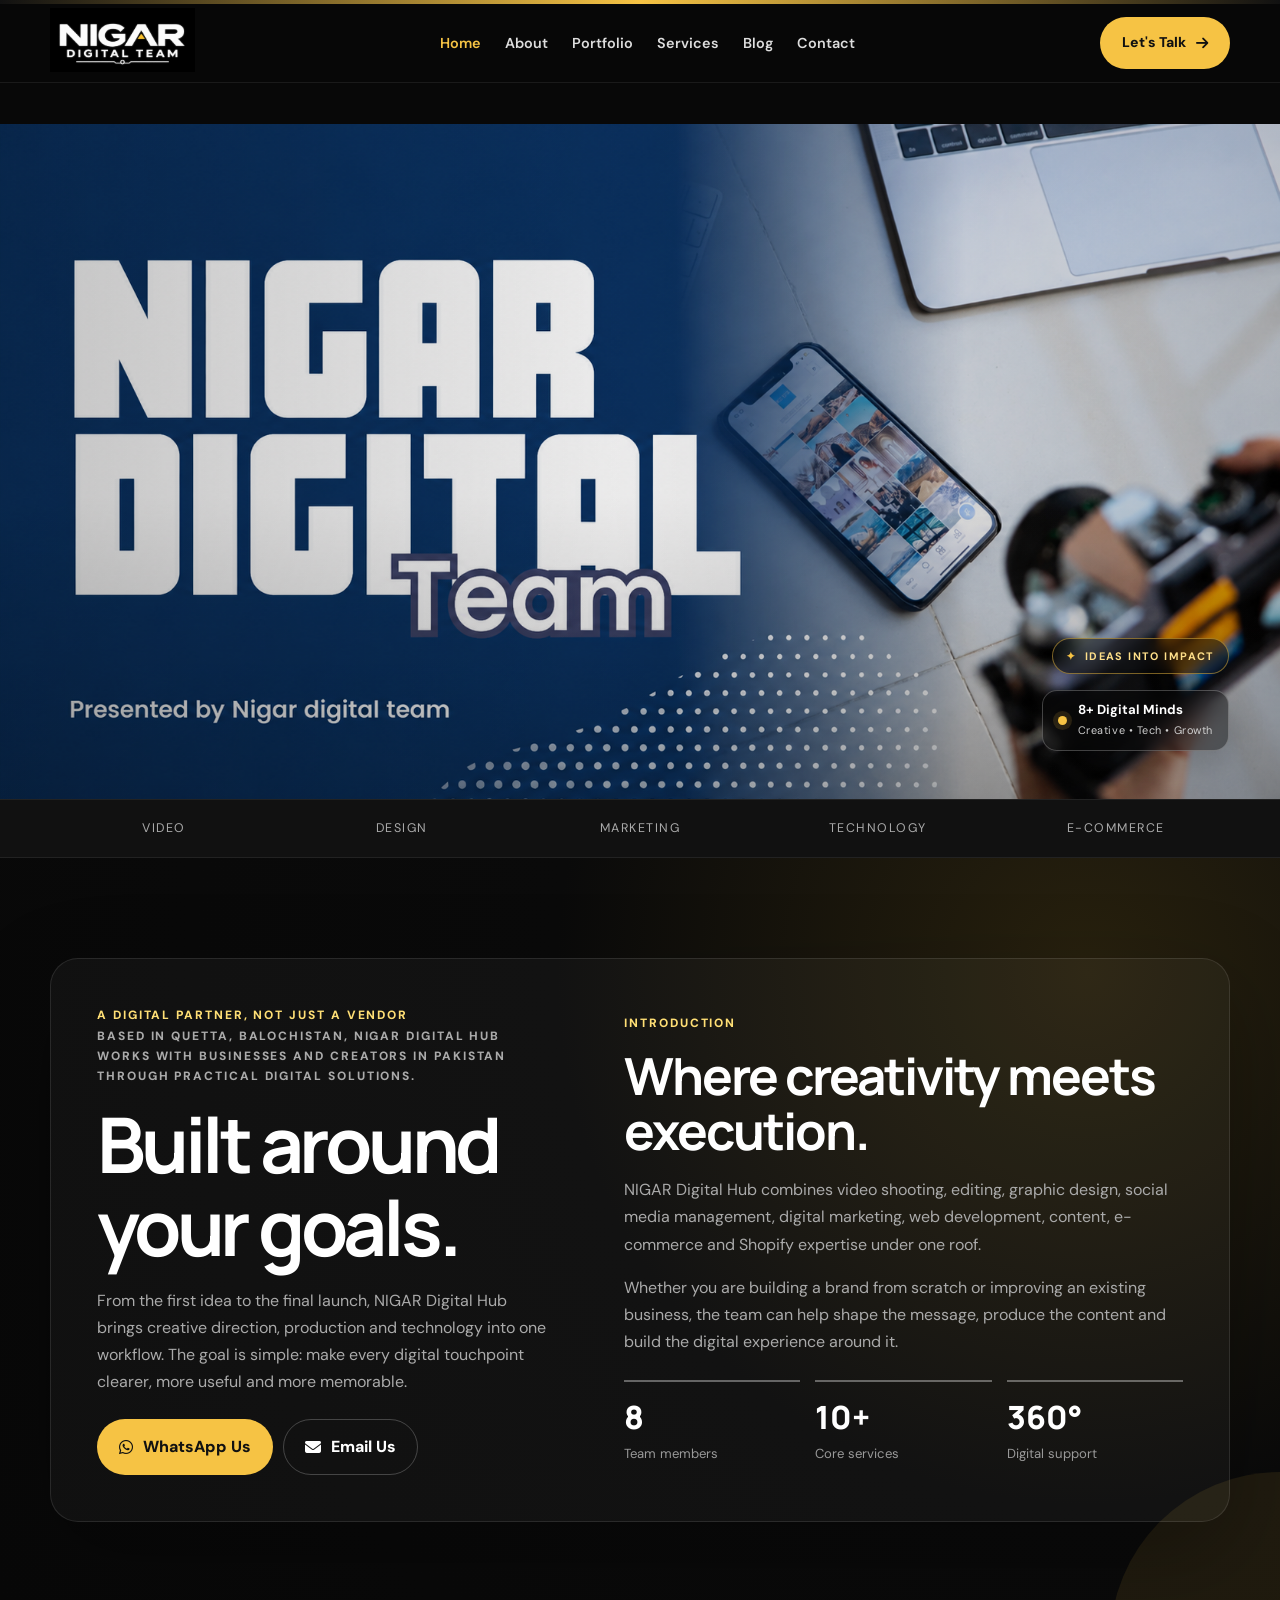
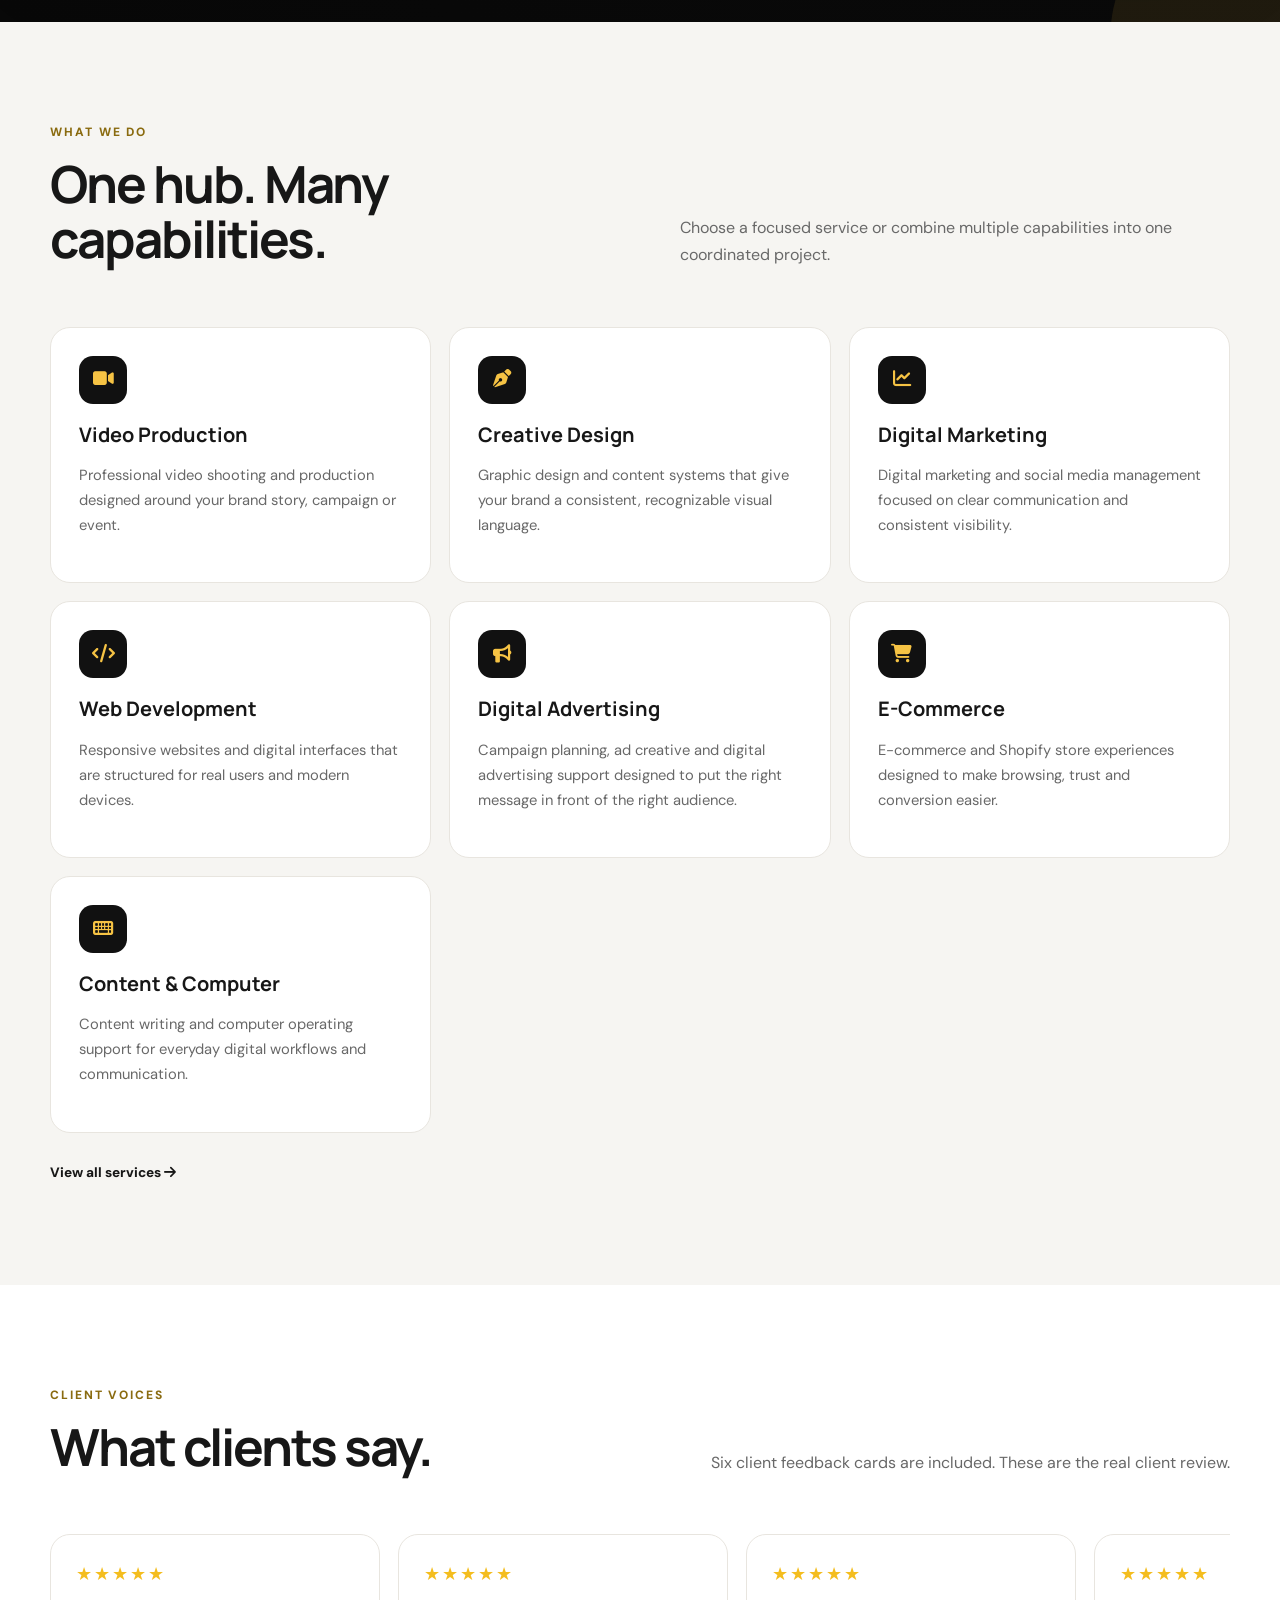
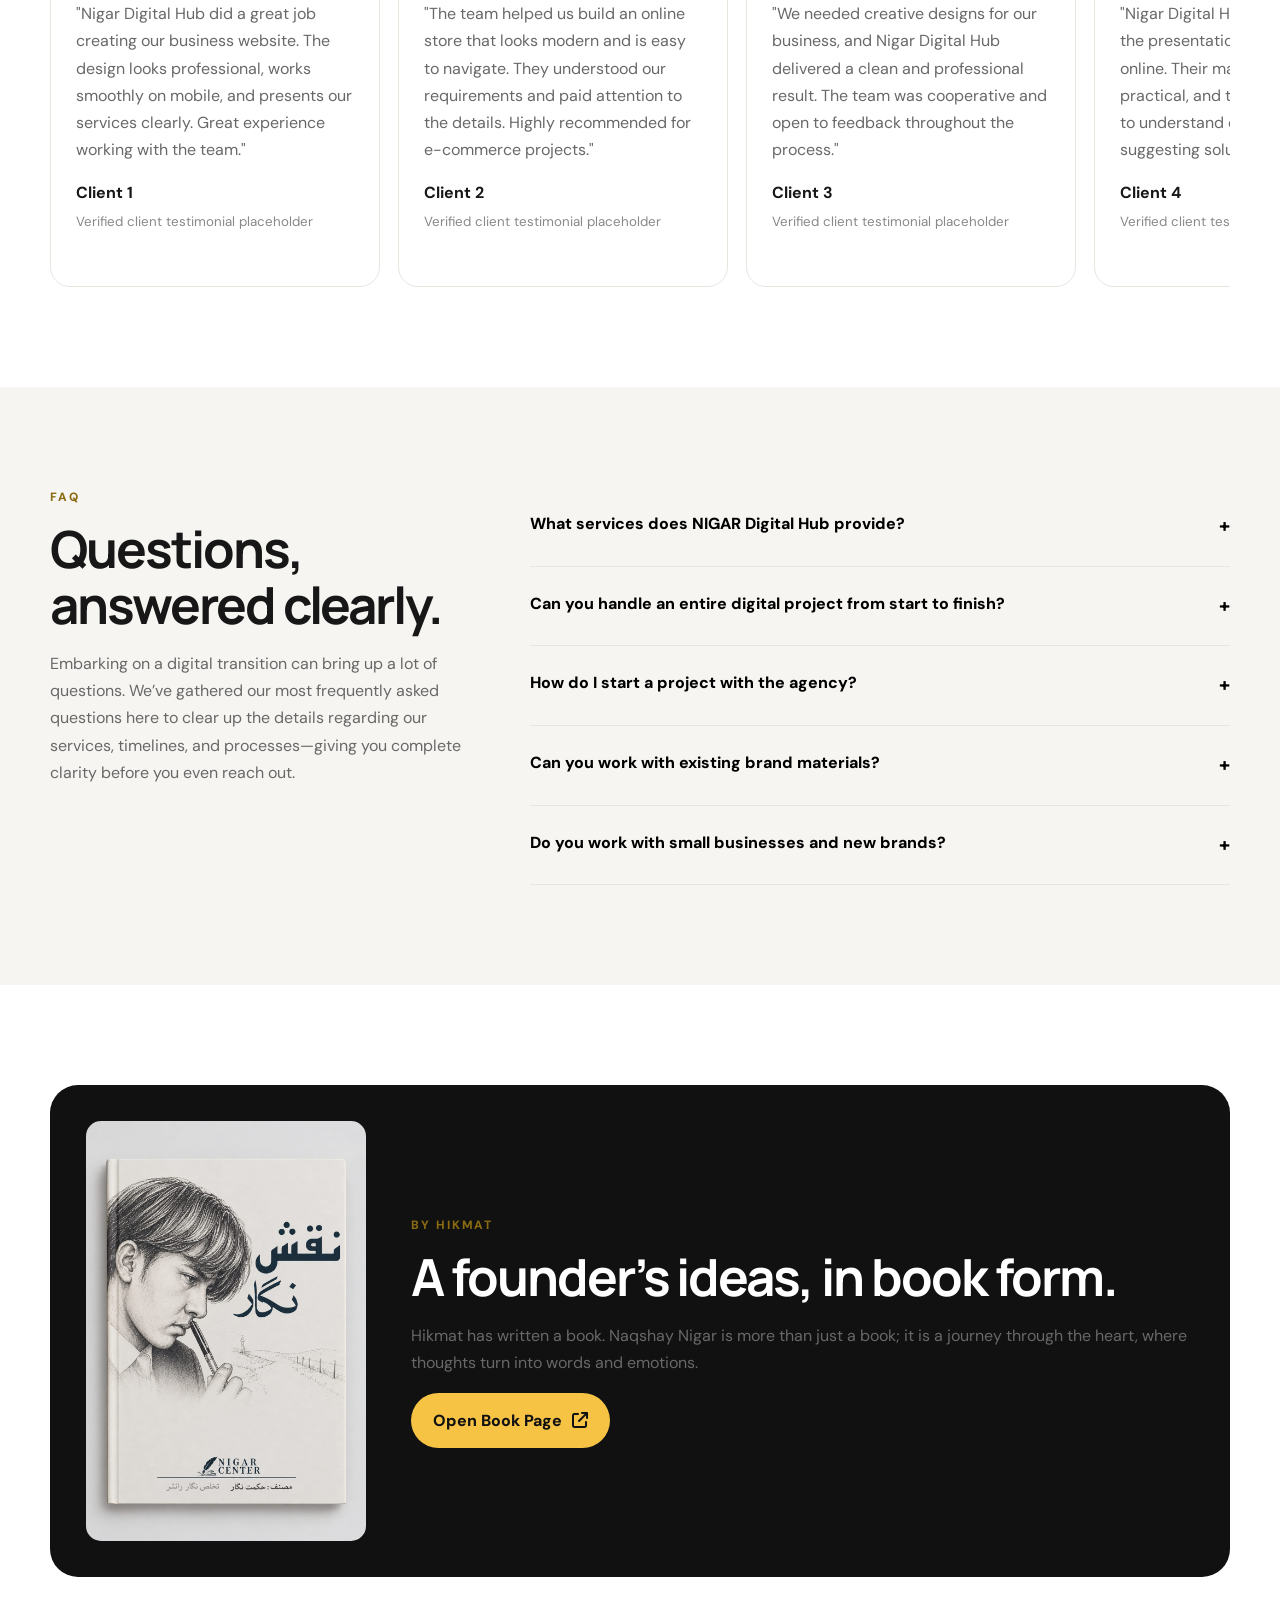
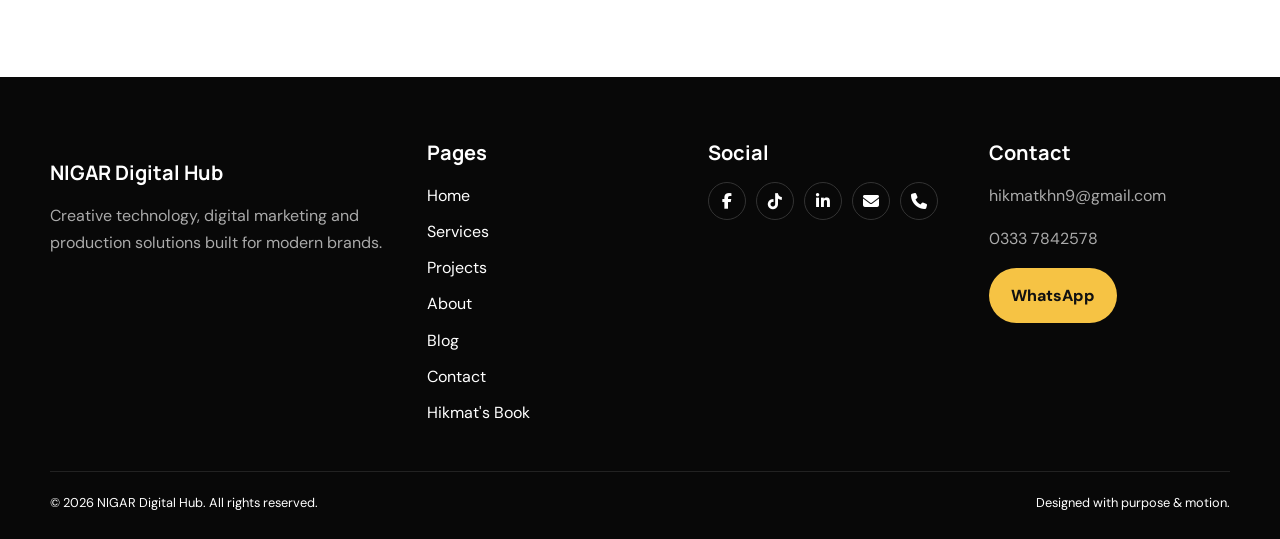
<file: index.html>
<!DOCTYPE html>

<html lang="en">

<head>
  <meta charset="utf-8" />
  <meta content="width=device-width, initial-scale=1" name="viewport" />
  <link href="favicon.ico" rel="icon" type="image/x-icon" />
  <link href="styles.css" rel="stylesheet" />
  <link href="https://cdnjs.cloudflare.com/ajax/libs/font-awesome/6.5.2/css/all.min.css" rel="stylesheet" />
  <!-- SEO structured data: helps search engines understand the agency. -->
  <title>NIGAR Digital Hub | Digital Agency in Quetta, Balochistan, Pakistan</title>
  <meta
    content="NIGAR Digital Hub is a digital agency serving Quetta, Balochistan and clients across Pakistan with web development, graphic design, video production, digital marketing, social media, advertising, content and e-commerce services."
    name="description" />
  <meta content="index, follow, max-image-preview:large, max-snippet:-1, max-video-preview:-1" name="robots" />
  <meta content="NIGAR Digital Hub" name="author" />
  <meta content="#0a0a0a" name="theme-color" />
  <meta content="NIGAR Digital Hub" property="og:site_name" />
  <meta content="website" property="og:type" />
  <meta content="NIGAR Digital Hub | Digital Agency in Quetta, Balochistan, Pakistan" property="og:title" />
  <meta
    content="NIGAR Digital Hub is a digital agency serving Quetta, Balochistan and clients across Pakistan with web development, graphic design, video production, digital marketing, social media, advertising, content and e-commerce services."
    property="og:description" />
  <meta content="summary_large_image" name="twitter:card" />
  <meta content="NIGAR Digital Hub | Digital Agency in Quetta, Balochistan, Pakistan" name="twitter:title" />
  <meta
    content="NIGAR Digital Hub is a digital agency serving Quetta, Balochistan and clients across Pakistan with web development, graphic design, video production, digital marketing, social media, advertising, content and e-commerce services."
    name="twitter:description" />
  <script type="application/ld+json">{
  "@context": "https://schema.org",
  "@type": "Organization",
  "name": "NIGAR Digital Hub",
  "email": "hikmatkhn9@gmail.com",
  "telephone": "+92-333-7842578",
  "description": "Creative and digital agency providing video, design, marketing, web development, content and e-commerce services.",
  "areaServed": [
    "Quetta, Balochistan, Pakistan",
    "Pakistan"
  ],
  "serviceType": [
    "Video Production",
    "Graphic Design",
    "Social Media Management",
    "Digital Marketing",
    "Web Development",
    "Content Writing",
    "E-Commerce"
  ],
  "address": {
    "@type": "PostalAddress",
    "addressLocality": "Quetta",
    "addressRegion": "Balochistan",
    "addressCountry": "PK"
  },
  "keywords": "digital agency Quetta, web development Quetta, digital marketing Quetta, graphic design Quetta, video editing Quetta, Shopify Pakistan, e-commerce Pakistan, advertising Quetta"
}</script>
  <script type="application/ld+json">{
  "@context": "https://schema.org",
  "@type": "WebSite",
  "name": "NIGAR Digital Hub",
  "description": "NIGAR Digital Hub brings video, graphic design, digital marketing, web development, social media, content and e-commerce services together to help businesses build and grow online."
}</script>
  <meta content="PK-BA" name="geo.region" />
  <meta content="Quetta, Balochistan, Pakistan" name="geo.placename" />
</head>

<body>
  <div class="topbar"></div>
  <header class="site-header">
    <div class="container nav">
      <div class="logo-placeholder">
        <img alt="NIGAR Digital Hub logo" src="assets/images/logo.jpeg" />
      </div>
      <!-- <a href="index.html" class="logo-placeholder">
          <img src="assets/images/logo.jpeg" alt="" />
        </a> -->
      <nav class="nav-links">
        <a class="active" href="index.html">Home</a>
        <a class="" href="about.html">About</a>
        <a class="" href="portfolio.html">Portfolio</a>
        <a class="" href="services.html">Services</a>
        <a class="" href="blog.html">Blog</a>
        <a class="" href="contact.html">Contact</a>
      </nav>
      <a class="header-cta" href="contact.html">Let's Talk <i class="fa-solid fa-arrow-right"></i></a>
      <button aria-label="Open menu" class="menu-btn">
        <i class="fa-solid fa-bars"></i>
      </button>
    </div>
  </header>
  <main>
    <!-- HERO: Replace assets/images/hero-poster.svg with the client's final poster. -->
    <section class="hero">
      <div class="hero-banner">
        <img alt="NIGAR Digital Hub banner" src="assets/images/banner.png" />
        <div class="hero-overlay" aria-hidden="true"></div>
        <div class="hero-mini-tag">Ideas into impact</div>
        <div class="hero-accent">
          <span class="hero-accent-dot" aria-hidden="true"></span>
          <span><strong>8+ Digital Minds</strong><small>Creative • Tech • Growth</small></span>
        </div>
      </div>
    </section>

    <div class="trust-strip">
      <div class="container trust-inner">
        <span>Video</span><span>Design</span><span>Marketing</span><span>Technology</span><span>E-Commerce</span>
      </div>
    </div>
    <!-- INTRODUCTION: Same premium dark visual style as the hero. -->
    <section class="section intro-section">
      <div class="container intro-grid intro-panel reveal">
        <div>
          <div class="kicker">A digital partner, not just a vendor<p>Based in Quetta, Balochistan, NIGAR Digital Hub
              works with businesses and creators in Pakistan through practical digital solutions.</p>
          </div>
          <h1>Built around your goals.</h1>
          <p>
            From the first idea to the final launch, NIGAR Digital Hub brings
            creative direction, production and technology into one workflow.
            The goal is simple: make every digital touchpoint clearer, more
            useful and more memorable.
          </p>
          <div class="button-row">
            <a class="btn btn-primary" href="https://wa.me/923337842578" target="_blank"><i
                class="fa-brands fa-whatsapp"></i> WhatsApp
              Us</a><a class="btn btn-outline"
              href="https://mail.google.com/mail/?view=cm&amp;fs=1&amp;to=hikmatkhn9@gmail.com" target="_blank"><i
                class="fa-solid fa-envelope"></i> Email Us</a>
          </div>
        </div>
        <div>
          <div class="kicker">Introduction</div>
          <h2>Where creativity meets execution.</h2>
          <p>
            NIGAR Digital Hub combines video shooting, editing, graphic
            design, social media management, digital marketing, web
            development, content, e-commerce and Shopify expertise under one
            roof.
          </p>
          <p>
            Whether you are building a brand from scratch or improving an
            existing business, the team can help shape the message, produce
            the content and build the digital experience around it.
          </p>
          <div class="stats">
            <div class="stat">
              <strong>8</strong><span>Team members</span>
            </div>
            <div class="stat">
              <strong>10+</strong><span>Core services</span>
            </div>
            <div class="stat">
              <strong>360°</strong><span>Digital support</span>
            </div>
          </div>
        </div>
      </div>
    </section>
    <section class="section" style="background: var(--soft)">
      <div class="container">
        <div class="section-head reveal">
          <div>
            <div class="kicker">What we do</div>
            <h2>One hub. Many capabilities.</h2>
          </div>
          <p>
            Choose a focused service or combine multiple capabilities into one
            coordinated project.
          </p>
        </div>
        <div class="service-grid">
          <div class="service-card reveal">
            <div class="icon-box"><i class="fa-solid fa-video"></i></div>
            <h3>Video Production</h3>
            <p>
              Professional video shooting and production designed around your
              brand story, campaign or event.
            </p>
          </div>
          <div class="service-card reveal">
            <div class="icon-box"><i class="fa-solid fa-pen-nib"></i></div>
            <h3>Creative Design</h3>
            <p>
              Graphic design and content systems that give your brand a
              consistent, recognizable visual language.
            </p>
          </div>
          <div class="service-card reveal">
            <div class="icon-box"><i class="fa-solid fa-chart-line"></i></div>
            <h3>Digital Marketing</h3>
            <p>
              Digital marketing and social media management focused on clear
              communication and consistent visibility.
            </p>
          </div>
          <div class="service-card reveal">
            <div class="icon-box"><i class="fa-solid fa-code"></i></div>
            <h3>Web Development</h3>
            <p>
              Responsive websites and digital interfaces that are structured
              for real users and modern devices.
            </p>
          </div>
          <div class="service-card reveal">
            <div class="icon-box"><i class="fa-solid fa-bullhorn"></i></div>
            <h3>Digital Advertising</h3>
            <p>Campaign planning, ad creative and digital advertising support designed to put the right message in front
              of the right audience.</p>
          </div>
          <div class="service-card reveal">
            <div class="icon-box">
              <i class="fa-solid fa-cart-shopping"></i>
            </div>
            <h3>E-Commerce</h3>
            <p>
              E-commerce and Shopify store experiences designed to make
              browsing, trust and conversion easier.
            </p>
          </div>
          <div class="service-card reveal">
            <div class="icon-box"><i class="fa-solid fa-keyboard"></i></div>
            <h3>Content &amp; Computer</h3>
            <p>
              Content writing and computer operating support for everyday
              digital workflows and communication.
            </p>
          </div>
        </div>
        <div style="margin-top: 25px">
          <a class="link-arrow" href="services.html">View all services <i class="fa-solid fa-arrow-right"></i></a>
        </div>
      </div>
    </section>

    <!-- <section class="section dark-section">
      <div class="container video-wrap">
        <div class="video-box reveal">

          <a class="grp-video" href="assets/video project.mp4" target="_blank" rel="noopener"><img
              alt="NIGAR Digital Hub video" src="assets/images/group-photo.svg" />
            <div class="play-button">▶</div>
          </a>
        </div>
        <div class="reveal">
          <div class="kicker">Inside the hub</div>
          <h2>Show the people behind the work.</h2>
          <p>
            Use this section for the agency introduction video, a founder
            message, behind-the-scenes footage or a project reel.
          </p>
          <a class="btn btn-primary" href="about.html">Meet the team</a>
        </div>
      </div>
    </section> -->

    <section class="section">
      <div class="container">
        <div class="section-head">
          <div>
            <div class="kicker">Client voices</div>
            <h2>What clients say.</h2>
          </div>
          <p>
            Six client feedback cards are included. These are the real client review.
          </p>
        </div>
        <div class="review-marquee">
          <div class="review-track">
            <article class="review">
              <div class="stars">★★★★★</div>
              <p>
                "Nigar Digital Hub did a great job creating our business website. The design looks professional, works
                smoothly on mobile, and presents our services clearly. Great experience working with the team."
              </p>
              <strong>Client 1</strong><small>Verified client testimonial placeholder</small>
            </article>
            <article class="review">
              <div class="stars">★★★★★</div>
              <p>
                "The team helped us build an online store that looks modern and is easy to navigate. They understood our
                requirements and
                paid attention to the details. Highly recommended for e-commerce projects."
              </p>
              <strong>Client 2</strong><small>Verified client testimonial placeholder</small>
            </article>
            <article class="review">
              <div class="stars">★★★★★</div>
              <p>
                "We needed creative designs for our business, and Nigar Digital Hub delivered a clean and professional
                result. The team
                was cooperative and open to feedback throughout the process."
              </p>
              <strong>Client 3</strong><small>Verified client testimonial placeholder</small>
            </article>
            <article class="review">
              <div class="stars">★★★★★</div>
              <p>
                "Nigar Digital Hub helped us improve the presentation of our business online. Their marketing ideas were
                practical, and
                the team took the time to understand our goals before suggesting solutions."
              </p>
              <strong>Client 4</strong><small>Verified client testimonial placeholder</small>
            </article>
            <article class="review">
              <div class="stars">★★★★★</div>
              <p>
                "The team helped us improve the consistency and professionalism of our social media content. They were
                responsive,
                creative, and easy to communicate with. A good choice for businesses looking to strengthen their online
                presence."
              </p>
              <strong>Client 5</strong><small>Verified client testimonial placeholder</small>
            </article>
            <article class="review">
              <div class="stars">★★★★★</div>
              <p>
                "NIGAR Digital Hub brought structure and creativity to our
                project. The communication was clear and the final work felt
                polished and purposeful."
              </p>
              <strong>Client 6</strong><small>Verified client testimonial placeholder</small>
            </article>
            <article class="review">
              <div class="stars">★★★★★</div>
              <p>
                "NIGAR Digital Hub brought structure and creativity to our
                project. The communication was clear and the final work felt
                polished and purposeful."
              </p>
              <strong>Client 1</strong><small>Verified client testimonial placeholder</small>
            </article>
            <article class="review">
              <div class="stars">★★★★★</div>
              <p>
                "NIGAR Digital Hub brought structure and creativity to our
                project. The communication was clear and the final work felt
                polished and purposeful."
              </p>
              <strong>Client 2</strong><small>Verified client testimonial placeholder</small>
            </article>
            <article class="review">
              <div class="stars">★★★★★</div>
              <p>
                "NIGAR Digital Hub brought structure and creativity to our
                project. The communication was clear and the final work felt
                polished and purposeful."
              </p>
              <strong>Client 3</strong><small>Verified client testimonial placeholder</small>
            </article>
            <article class="review">
              <div class="stars">★★★★★</div>
              <p>
                "NIGAR Digital Hub brought structure and creativity to our
                project. The communication was clear and the final work felt
                polished and purposeful."
              </p>
              <strong>Client 4</strong><small>Verified client testimonial placeholder</small>
            </article>
            <article class="review">
              <div class="stars">★★★★★</div>
              <p>
                "NIGAR Digital Hub brought structure and creativity to our
                project. The communication was clear and the final work felt
                polished and purposeful."
              </p>
              <strong>Client 5</strong><small>Verified client testimonial placeholder</small>
            </article>
            <article class="review">
              <div class="stars">★★★★★</div>
              <p>
                "NIGAR Digital Hub brought structure and creativity to our
                project. The communication was clear and the final work felt
                polished and purposeful."
              </p>
              <strong>Client 6</strong><small>Verified client testimonial placeholder</small>
            </article>
          </div>
        </div>
      </div>
    </section>

    <section class="section" style="background: var(--soft)">
      <div class="container faq-grid">
        <div class="reveal">
          <div class="kicker">FAQ</div>
          <h2>Questions, answered clearly.</h2>
          <p>
            Embarking on a digital transition can bring up a lot of questions. We’ve gathered our most frequently asked
            questions
            here to clear up the details regarding our services, timelines, and processes—giving you complete clarity
            before you
            even reach out.
          </p>
        </div>
        <div>
          <div class="faq-item reveal">
            <button class="faq-q">
              What services does NIGAR Digital Hub provide?<span>+</span>
            </button>
            <div class="faq-a">
              <p>
                NIGAR Digital Hub provides a broad mix of creative, marketing
                and technology services including video shooting, video
                editing, graphic designing, social media management, digital
                marketing, computer operating, web development, content
                writing, e-commerce and Shopify store designing. Services can
                be selected individually or combined into a larger project.
              </p>
            </div>
          </div>
          <div class="faq-item reveal">
            <button class="faq-q">
              Can you handle an entire digital project from start to
              finish?<span>+</span>
            </button>
            <div class="faq-a">
              <p>
                Yes. A project can be planned as a coordinated workflow
                covering creative direction, content production, design,
                website development and digital marketing. This makes it
                easier to keep the brand message consistent across different
                platforms and reduce the need to coordinate multiple separate
                vendors.
              </p>
            </div>
          </div>
          <div class="faq-item reveal">
            <button class="faq-q">
              How do I start a project with the agency?<span>+</span>
            </button>
            <div class="faq-a">
              <p>
                Start by using the Let’s Talk button or the WhatsApp and email
                options on the website. Share what you are trying to achieve,
                your preferred timeline, the services you need and any
                existing materials. The team can then discuss the scope,
                requirements and next steps with you.
              </p>
            </div>
          </div>
          <div class="faq-item reveal">
            <button class="faq-q">
              Can you work with existing brand materials?<span>+</span>
            </button>
            <div class="faq-a">
              <p>
                Yes. Existing logos, brand guidelines, photographs, videos,
                product information and previous campaign materials can be
                incorporated into a new project. This is especially useful
                when the goal is to improve an existing digital presence
                rather than rebuild everything from zero.
              </p>
            </div>
          </div>
          <div class="faq-item reveal">
            <button class="faq-q">
              Do you work with small businesses and new brands?<span>+</span>
            </button>
            <div class="faq-a">
              <p>
                The service mix is suitable for both new and established
                businesses. A smaller business can start with a focused
                package such as branding, social content or a website, then
                expand into marketing, e-commerce or ongoing content support
                as its needs grow.
              </p>
            </div>
          </div>
        </div>
      </div>
    </section>

    <section class="section">
      <div class="container book-card reveal">
        <div class="book-cover">
          <img alt="Book cover placeholder" src="assets/images/book.jpeg" />
        </div>
        <div>
          <div class="kicker">By Hikmat</div>
          <h2>A founder’s ideas, in book form.</h2>
          <p>
            Hikmat has written a book. Naqshay Nigar is more than just a book; it is a journey through the heart, where
            thoughts turn into words and emotions.
          </p>
          <a class="btn btn-primary" href="book.html" target="_blank">Open Book Page
            <i class="fa-solid fa-arrow-up-right-from-square"></i></a>
        </div>
      </div>
    </section>

  </main>
  <footer class="site-footer">
    <div class="container footer-grid">
      <div>
        <h3 style="margin-top: 20px">NIGAR Digital Hub</h3>
        <p>
          Creative technology, digital marketing and production solutions
          built for modern brands.
        </p>
      </div>
      <div>
        <h3>Pages</h3>
        <div class="footer-links">
          <a href="index.html">Home</a>
          <a href="services.html">Services</a>
          <a href="portfolio.html">Projects</a><a href="about.html">About</a>
          <a href="blog.html">Blog</a>
          <a href="contact.html">Contact</a>
          <a href="book.html">Hikmat's Book</a>
        </div>
      </div>
      <div>
        <h3>Social</h3>
        <div class="socials">
          <a aria-label="Facebook" href="https://www.facebook.com/share/1E1mdAY7zp/?mibextid=wwXIfr" target="_blank">
            <i class="fa-brands fa-facebook-f"></i>
          </a>
          <a aria-label="TikTok" href="https://www.tiktok.com/@nigar.digital.hub?_r=1&amp;_t=ZS-9AGwG9nHZjk"
            target="_blank">
            <i class="fa-brands fa-tiktok"></i>
          </a>
          <!-- <a aria-label="Instagram" href="#">
            <i class="fa-brands fa-instagram"></i>
          </a>
          <a aria-label="YouTube" href="#">
            <i class="fa-brands fa-youtube"></i>
          </a> -->
          <a aria-label="LinkedIn" href="https://www.linkedin.com/company/nigar-digital-hub" target="_blank">
            <i class="fa-brands fa-linkedin-in"></i>
          </a>
          <a aria-label="Email" href="https://mail.google.com/mail/?view=cm&amp;fs=1&amp;to=hikmatkhn9@gmail.com"
            target="_blank">
            <i class="fa-solid fa-envelope"></i>
          </a>
          <a aria-label="Phone" href="tel:+923337842578" target="_blank">
            <i class="fa-solid fa-phone"></i></a>
        </div>
      </div>
      <div>
        <h3>Contact</h3>
        <p>
          <a href="https://mail.google.com/mail/?view=cm&amp;fs=1&amp;to=hikmatkhn9@gmail.com">hikmatkhn9@gmail.com</a>
        </p>
        <p><a href="tel:+923337842578">0333 7842578</a></p>
        <a class="btn btn-primary" href="https://wa.me/923337842578" target="_blank">WhatsApp</a>
      </div>
    </div>
    <div class="container footer-bottom">
      <span>© 2026 NIGAR Digital Hub. All rights reserved.</span><span>Designed with purpose &amp; motion.</span>
    </div>
  </footer>
  <div class="toast"></div>
  <script src="script.js"></script>
</body>

</html>
</file>
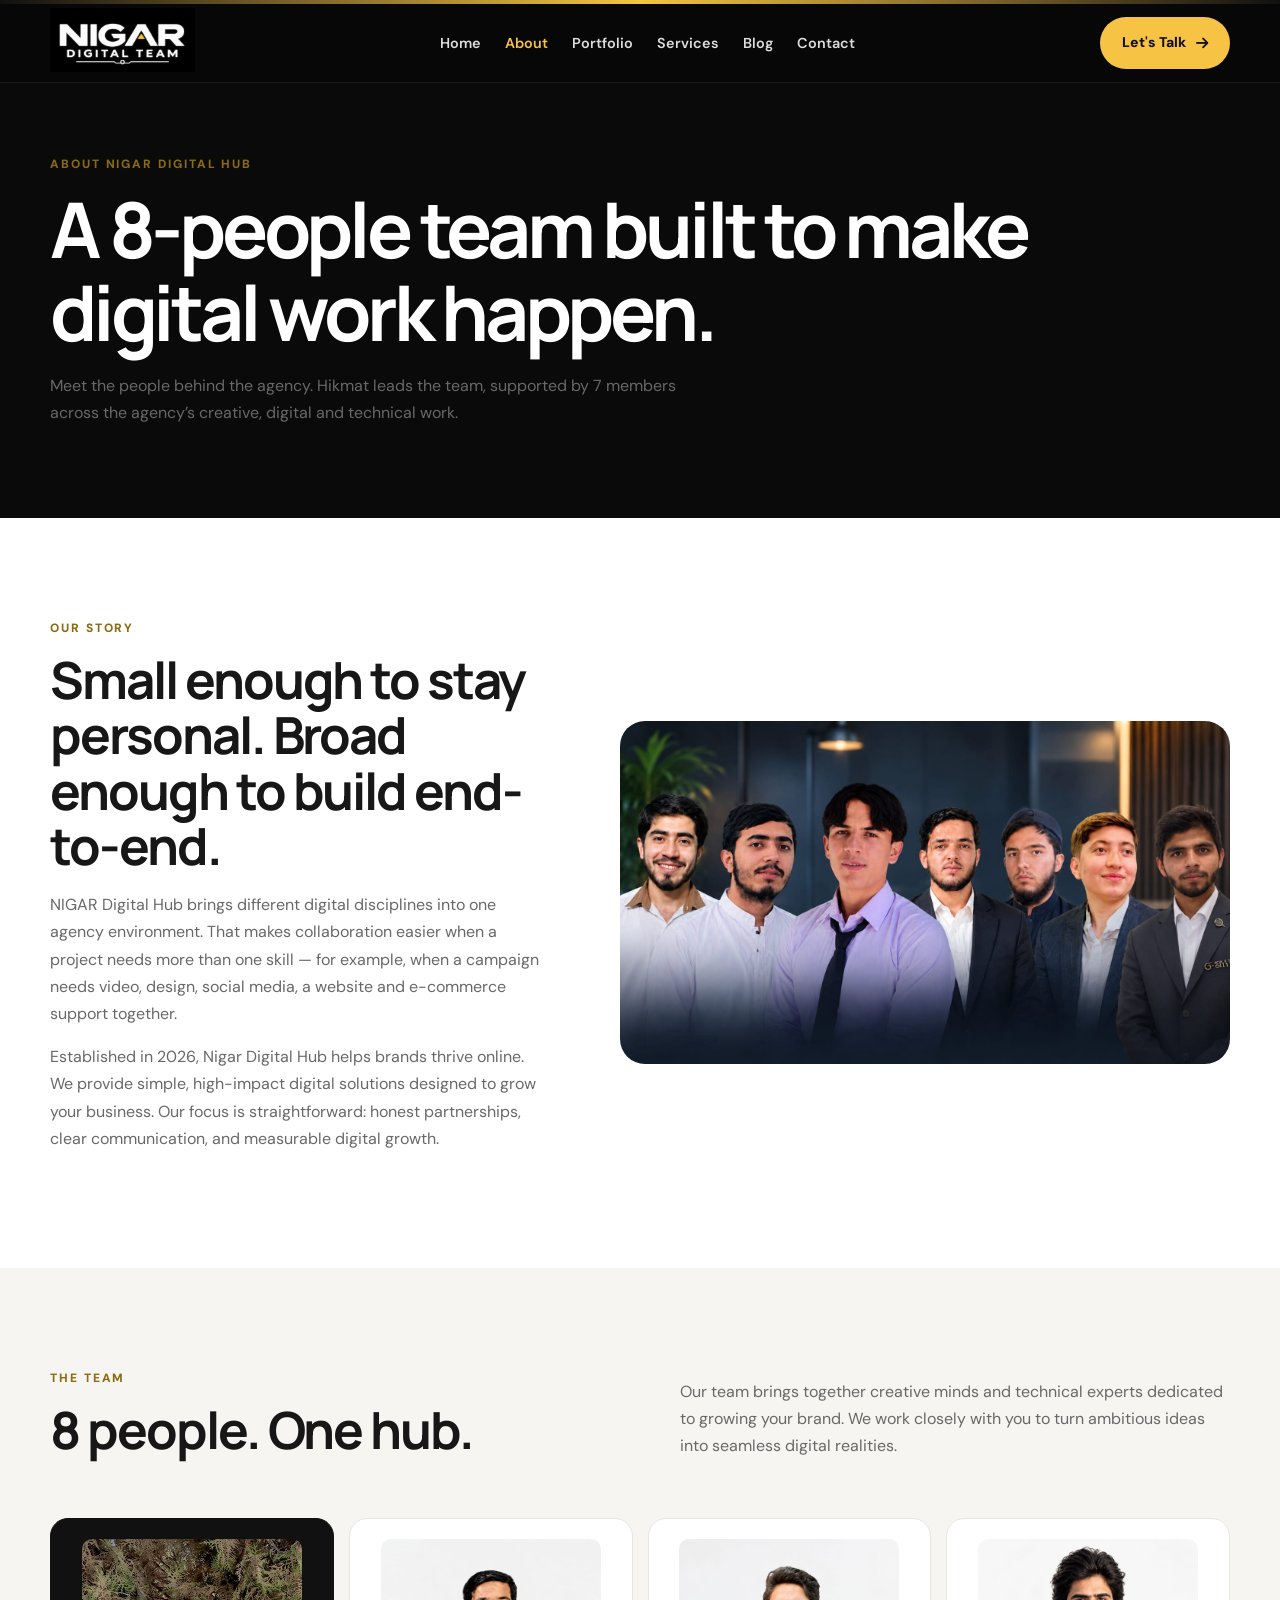
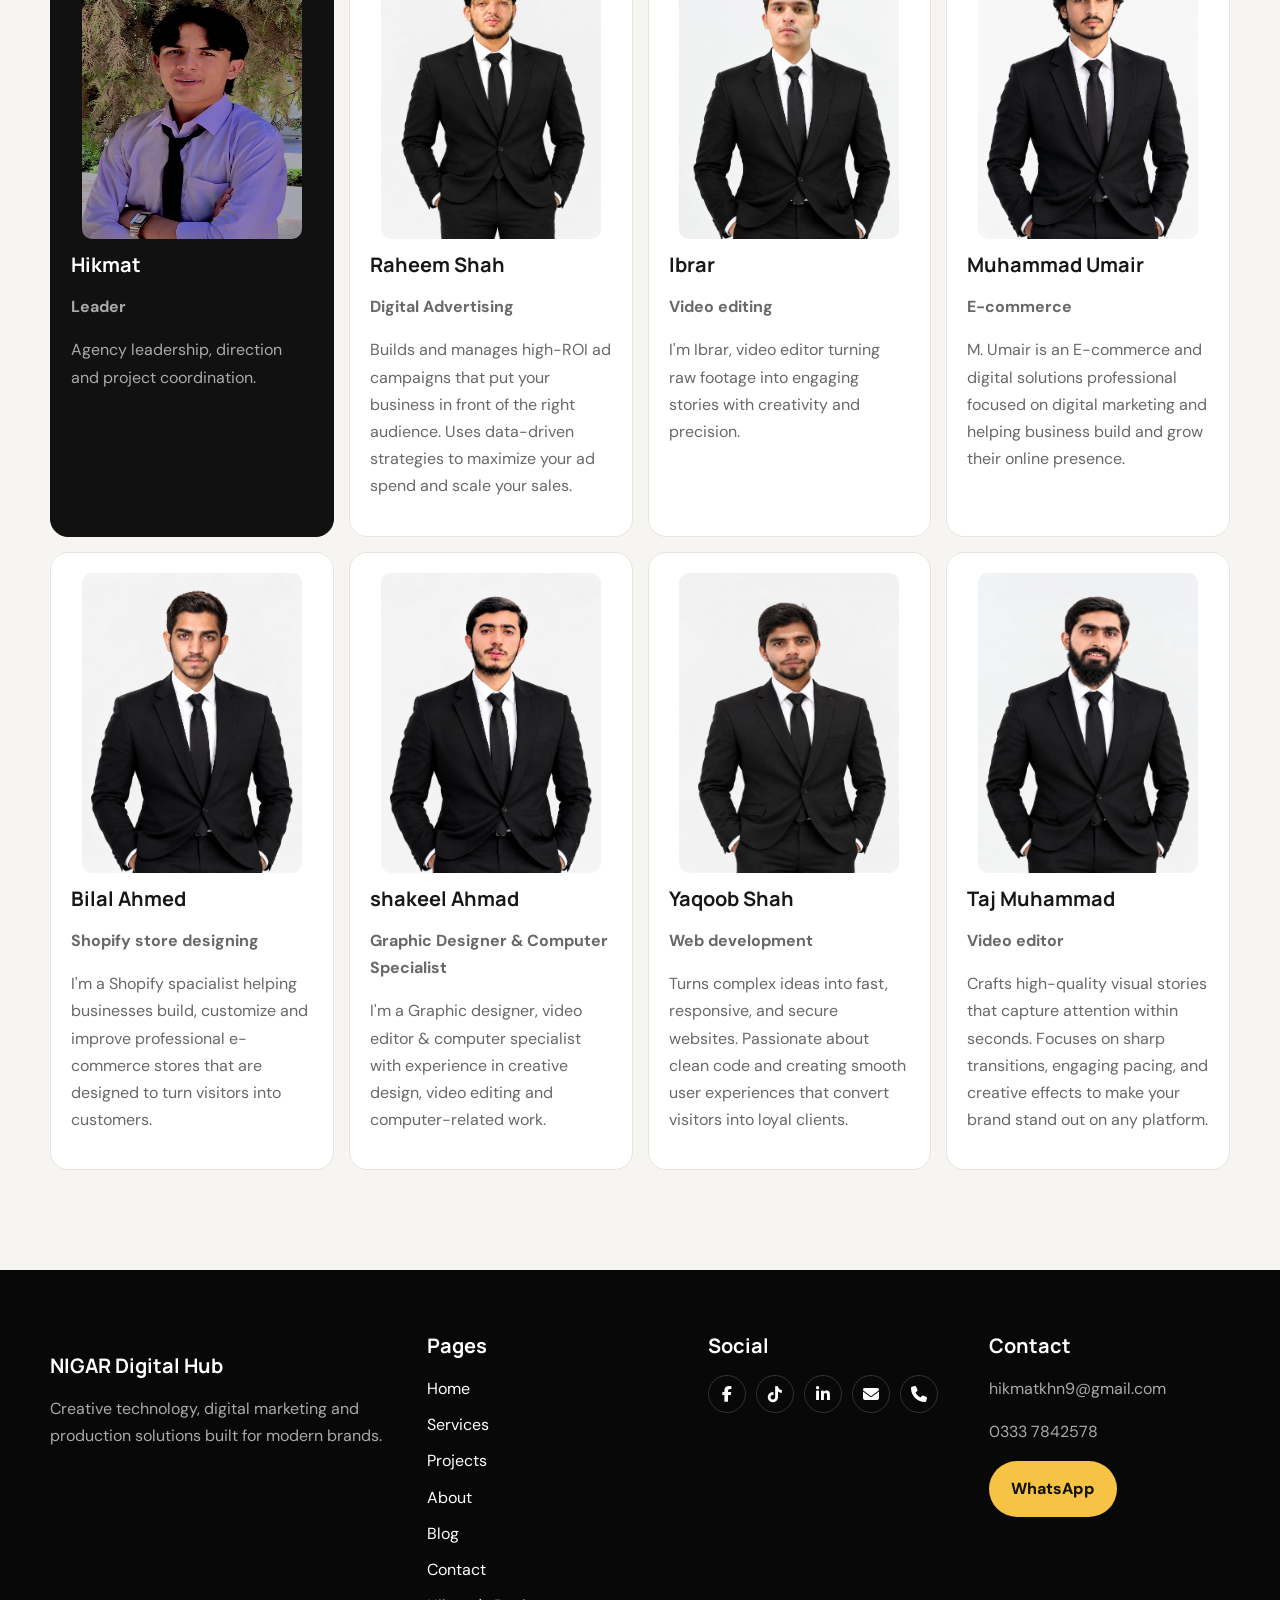
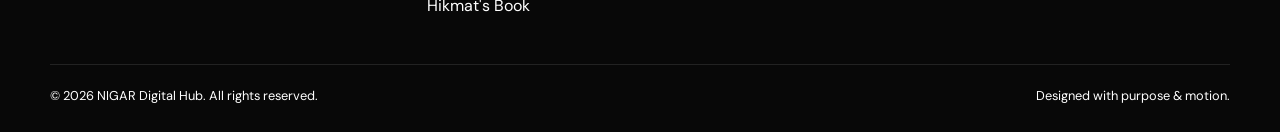
<file: about.html>
<!DOCTYPE html>

<html lang="en">

<head>
  <meta charset="utf-8" />
  <meta content="width=device-width, initial-scale=1" name="viewport" />
  <link href="favicon.ico" rel="icon" type="image/x-icon" />
  <link href="styles.css" rel="stylesheet" />
  <link href="https://cdnjs.cloudflare.com/ajax/libs/font-awesome/6.5.2/css/all.min.css" rel="stylesheet" />
  <title>About NIGAR Digital Hub | Digital Agency in Quetta, Balochistan</title>
  <meta
    content="Learn about NIGAR Digital Hub, a creative digital agency in Quetta, Balochistan, bringing design, technology, marketing, video and e-commerce capabilities together."
    name="description" />
  <meta content="index, follow, max-image-preview:large, max-snippet:-1, max-video-preview:-1" name="robots" />
  <meta content="NIGAR Digital Hub" name="author" />
  <meta content="#0a0a0a" name="theme-color" />
  <meta content="NIGAR Digital Hub" property="og:site_name" />
  <meta content="website" property="og:type" />
  <meta content="About NIGAR Digital Hub | Digital Agency in Quetta, Balochistan" property="og:title" />
  <meta
    content="Learn about NIGAR Digital Hub, a creative digital agency in Quetta, Balochistan, bringing design, technology, marketing, video and e-commerce capabilities together."
    property="og:description" />
  <meta content="summary_large_image" name="twitter:card" />
  <meta content="About NIGAR Digital Hub | Digital Agency in Quetta, Balochistan" name="twitter:title" />
  <meta
    content="Learn about NIGAR Digital Hub, a creative digital agency in Quetta, Balochistan, bringing design, technology, marketing, video and e-commerce capabilities together."
    name="twitter:description" />
  <script type="application/ld+json">{
  "@context": "https://schema.org",
  "@type": "AboutPage",
  "name": "About NIGAR Digital Hub | Team, Story & Digital Capabilities",
  "description": "Learn about NIGAR Digital Hub, its team and the creative, technical, marketing and e-commerce capabilities brought together under one digital agency.",
  "isPartOf": {
    "@type": "WebSite",
    "name": "NIGAR Digital Hub"
  }
}</script>
  <meta content="PK-BA" name="geo.region" />
  <meta content="Quetta, Balochistan, Pakistan" name="geo.placename" />
</head><!-- EDITING NOTE: Search for "EDIT:" comments when updating client-specific content. -->

<body>
  <div class="topbar"></div>
  <header class="site-header">
    <div class="container nav">
      <div class="logo-placeholder">
        <img alt="NIGAR Digital Hub logo" src="assets/images/logo.jpeg" />
      </div>
      <!-- <a href="index.html" class="logo-placeholder">YOUR LOGO</a> -->
      <nav class="nav-links">
        <a class="" href="index.html">Home</a>
        <a class="active" href="about.html">About</a>
        <a class="" href="portfolio.html">Portfolio</a>
        <a class="" href="services.html">Services</a>
        <a class="" href="blog.html">Blog</a>
        <a class="" href="contact.html">Contact</a>
      </nav>
      <a class="header-cta" href="contact.html">Let's Talk <i class="fa-solid fa-arrow-right"></i></a><button
        aria-label="Open menu" class="menu-btn">
        <i class="fa-solid fa-bars"></i>
      </button>
    </div>
  </header>
  <main>
    <section class="page-hero">
      <div class="container reveal">
        <div class="kicker">About NIGAR Digital Hub</div>
        <h1>A 8-people team built to make digital work happen.</h1>
        <p>
          Meet the people behind the agency. Hikmat leads the team, supported
          by 7 members across the agency’s creative, digital and technical
          work.
        </p>
      </div>
    </section>
    <section class="section">
      <div class="container intro-grid">
        <div class="reveal">
          <div class="kicker">Our story</div>
          <h2>
            Small enough to stay personal. Broad enough to build end-to-end.
          </h2>
          <p>
            NIGAR Digital Hub brings different digital disciplines into one
            agency environment. That makes collaboration easier when a project
            needs more than one skill — for example, when a campaign needs
            video, design, social media, a website and e-commerce support
            together.
          </p>
          <p>
            Established in 2026, Nigar Digital Hub helps brands thrive online. We provide simple, high-impact digital
            solutions
            designed to grow your business. Our focus is straightforward: honest partnerships, clear communication, and
            measurable
            digital growth.
          </p>
        </div>
        <div class="reveal">
          <img alt="NIGAR Digital Hub team group photo" src="assets/images/group photo.jpeg" style="
                border-radius: 25px;
                width: 100%;
                aspect-ratio: 16/9;
                object-fit: cover;
                object-position: center;
              " />
        </div>
      </div>
    </section>
    <section class="section" style="background: var(--soft)">
      <div class="container">
        <div class="section-head">
          <div>
            <div class="kicker">The team</div>
            <h2>8 people. One hub.</h2>
          </div>
          <p>
            Our team brings together creative minds and technical experts dedicated to growing your brand. We work
            closely with you
            to turn ambitious ideas into seamless digital realities.
          </p>
        </div>
        <div class="team-grid">
          <article class="member leader reveal">
            <div class="avatar">
              <img alt="" src="assets/images/Hikmat.jpg" />
            </div>
            <h3>Hikmat</h3>
            <p><strong>Leader</strong></p>
            <p>Agency leadership, direction and project coordination.</p>
          </article>
          <article class="member reveal">
            <div class="avatar">
              <img alt="" src="assets/images/raheem .jpeg" />
            </div>
            <h3>Raheem Shah</h3>
            <p><strong>Digital Advertising</strong></p>
            <p>
              Builds and manages high-ROI ad campaigns that put your business in front of the right audience. Uses
              data-driven
              strategies to maximize your ad spend and scale your sales.
            </p>
          </article>
          <article class="member reveal">
            <div class="avatar">
              <img alt="" src="assets/images/Ibrar.jpg" />
            </div>
            <h3>Ibrar</h3>
            <p><strong>Video editing</strong></p>
            <p>
              I'm Ibrar, video editor turning raw footage into engaging stories with creativity and precision.
            </p>
          </article>
          <article class="member reveal">
            <div class="avatar">
              <img alt="" src="assets/images/Muhammad Umair.jpg" />
            </div>
            <h3>Muhammad Umair</h3>
            <p><strong>E-commerce</strong></p>
            <p>
              M. Umair is an E-commerce and digital solutions professional focused on digital marketing
              and helping business build and grow their online presence.
            </p>
          </article>
          <article class="member reveal">
            <div class="avatar">
              <img alt="" src="assets/images/Bilal ahmad.jpg" />
            </div>
            <h3>Bilal Ahmed</h3>
            <p><strong>Shopify store designing</strong></p>
            <p>
              I'm a Shopify spacialist helping businesses build, customize and improve professional e-commerce
              stores that are designed to turn visitors into customers.
            </p>
          </article>
          <article class="member reveal">
            <div class="avatar">
              <img alt="" src="assets/images/Shakeel Ahmad.jpg" />
            </div>
            <h3>shakeel Ahmad</h3>
            <p><strong>Graphic Designer &amp; Computer Specialist</strong></p>
            <p>
              I'm a Graphic designer, video editor &amp; computer specialist with experience in creative design,
              video editing and computer-related work.
            </p>
          </article>
          <article class="member reveal">
            <div class="avatar">
              <img alt="" src="assets/images/Yaqoob shah.jpeg" />
            </div>
            <h3>Yaqoob Shah</h3>
            <p><strong>Web development</strong></p>
            <p>
              Turns complex ideas into fast, responsive, and secure websites. Passionate about clean code and creating
              smooth user
              experiences that convert visitors into loyal clients.
            </p>
          </article>
          <article class="member reveal">
            <div class="avatar">
              <img alt="" src="assets/images/Taj Muhammad.jpeg" />
            </div>
            <h3>Taj Muhammad</h3>
            <p><strong>Video editor</strong></p>
            <p>
              Crafts high-quality visual stories that capture attention within seconds. Focuses on sharp transitions,
              engaging pacing,
              and creative effects to make your brand stand out on any platform.
            </p>
          </article>
        </div>
      </div>
    </section>
    <!-- <section class="section dark-section">
      <div class="container video-wrap">
        <div class="reveal">
          <div class="kicker">Leadership</div>
          <h2>Meet Hikmat.</h2>
          <p>
            Hikmat is the leader of NIGAR Digital Hub and has also written a
            book. Use this section for a founder message, leadership story or
            personal introduction.
          </p>
          <a class="btn btn-primary" href="book.html">Explore the book</a>
        </div>
        <div class="video-box reveal"> -->
    <!-- <video controls="" poster="assets/images/group-photo.svg">
            <source src="assets/video project.mp4" type="video/mp4" />
            <div class="video-placeholder">Add your agency video here.</div>
          </video> -->

    <!-- <a class="grp-video" href="assets/video project.mp4" target="_blank" rel="noopener"><img
              alt="NIGAR Digital Hub video of the book" src="assets/images/group-photo.svg" />
            <div class="play-button">▶</div>
          </a>
        </div>
      </div>
    </section> -->
  </main>
  <footer class="site-footer">
    <div class="container footer-grid">
      <div>
        <!-- <div class="logo-placeholder">YOUR LOGO</div> -->
        <h3 style="margin-top: 20px">NIGAR Digital Hub</h3>
        <p>
          Creative technology, digital marketing and production solutions
          built for modern brands.
        </p>
      </div>
      <div>
        <h3>Pages</h3>
        <div class="footer-links">
          <a href="index.html">Home</a>
          <a href="services.html">Services</a>
          <a href="portfolio.html">Projects</a>
          <a href="about.html">About</a>
          <a href="blog.html">Blog</a>
          <a href="contact.html">Contact</a>
          <a href="book.html">Hikmat's Book</a>
        </div>
      </div>
      <div>
        <h3>Social</h3>
        <div class="socials">
          <a aria-label="Facebook" href="https://www.facebook.com/share/1E1mdAY7zp/?mibextid=wwXIfr" target="_blank">
            <i class="fa-brands fa-facebook-f"></i>
          </a>
          <a aria-label="TikTok" href="https://www.tiktok.com/@nigar.digital.hub?_r=1&amp;_t=ZS-9AGwG9nHZjkss"
            target="_blank">
            <i class="fa-brands fa-tiktok"></i>
          </a>
          <!-- <a aria-label="Instagram" href="#">
            <i class="fa-brands fa-instagram"></i>
          </a>
          <a aria-label="YouTube" href="#">
            <i class="fa-brands fa-youtube"></i> -->
          </a>
          <a aria-label="LinkedIn" href="https://www.linkedin.com/company/nigar-digital-hub" target="_blank">
            <i class="fa-brands fa-linkedin-in"></i>
          </a>
          <a aria-label="Email" href="https://mail.google.com/mail/?view=cm&amp;fs=1&amp;to=hikmatkhn9@gmail.com"
            target="_blank">
            <i class="fa-solid fa-envelope"></i>
          </a>
          <a aria-label="Phone" href="tel:+923337842578" target="_blank">
            <i class="fa-solid fa-phone"></i>
          </a>
        </div>
      </div>
      <div>
        <h3>Contact</h3>
        <p>
          <a href="https://mail.google.com/mail/?view=cm&amp;fs=1&amp;to=hikmatkhn9@gmail.com">hikmatkhn9@gmail.com</a>
        </p>
        <p><a href="tel:+923337842578">0333 7842578</a></p>
        <a class="btn btn-primary" href="https://wa.me/923337842578" target="_blank">WhatsApp</a>
      </div>
    </div>
    <div class="container footer-bottom">
      <span>© 2026 NIGAR Digital Hub. All rights reserved.</span>
      <span>Designed with purpose &amp; motion.</span>
    </div>
  </footer>
  <div class="toast"></div>
  <script src="script.js"></script>
</body>

</html>
</file>
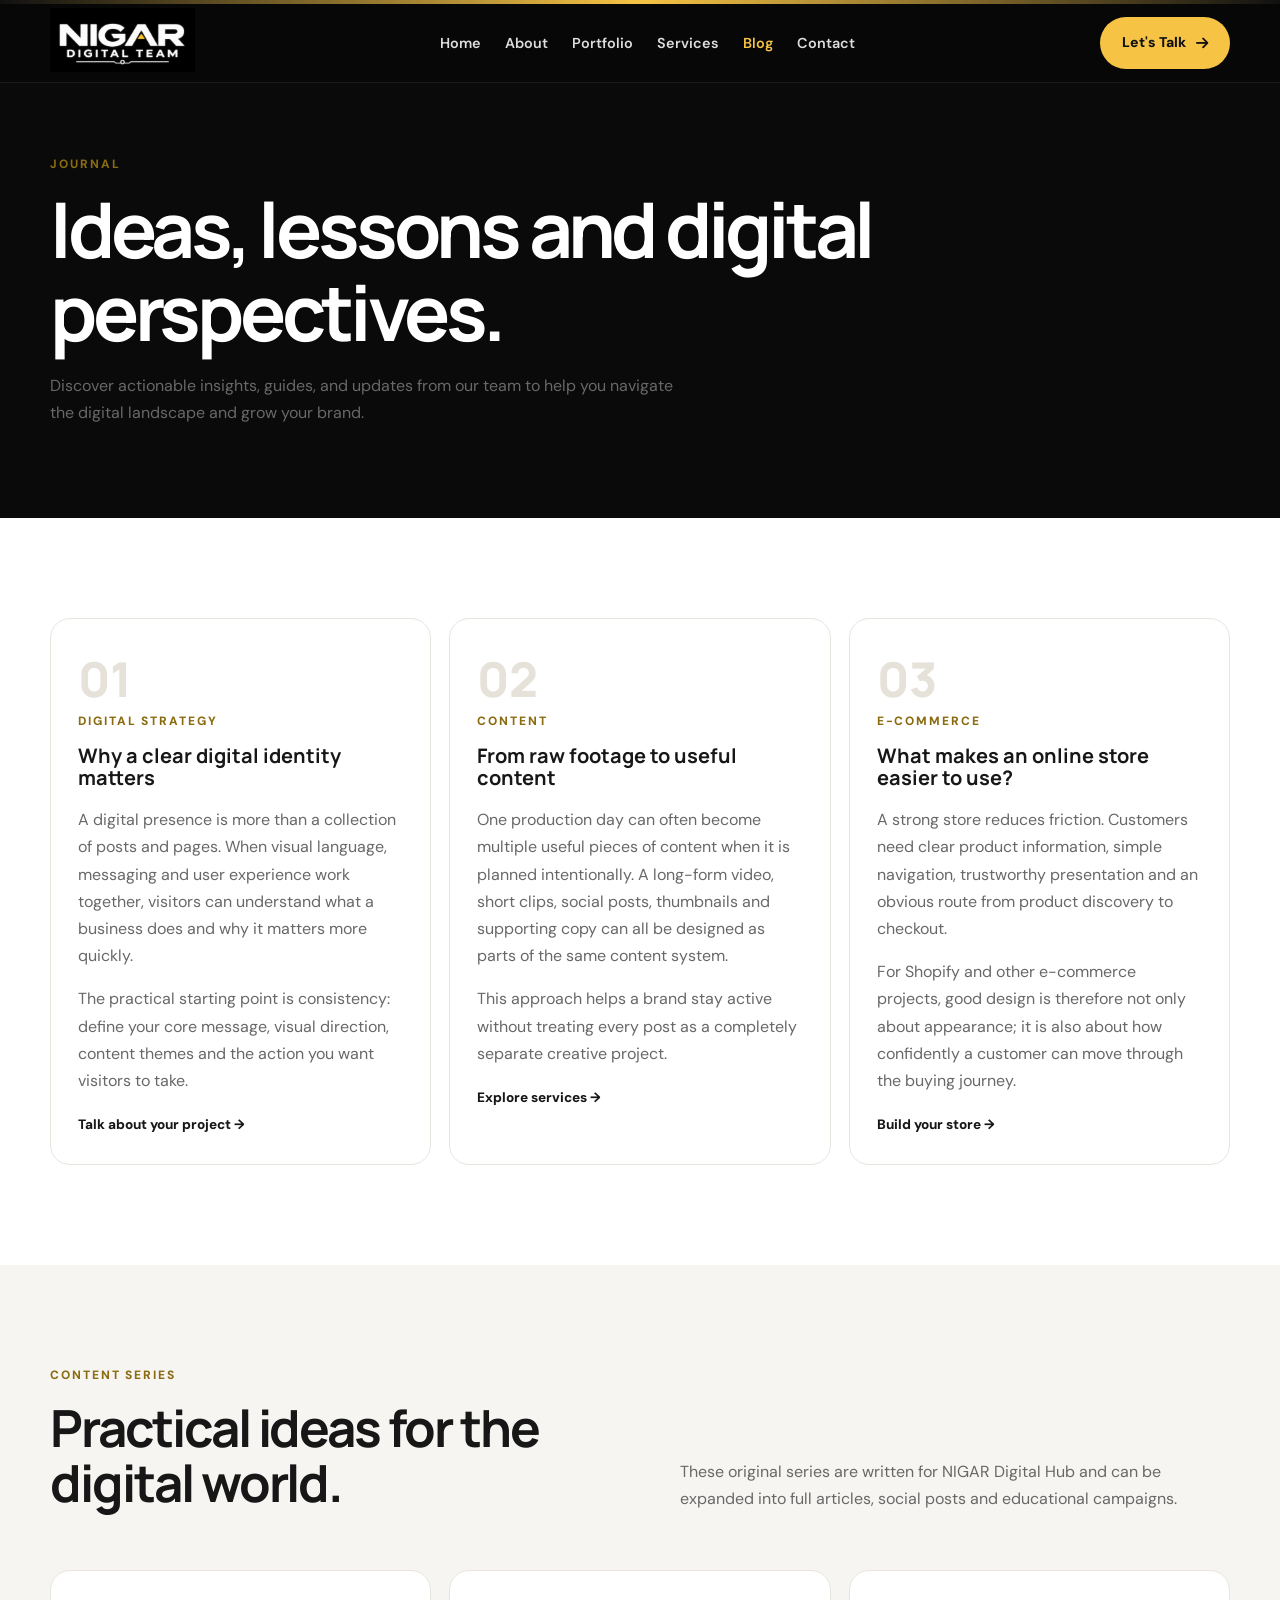
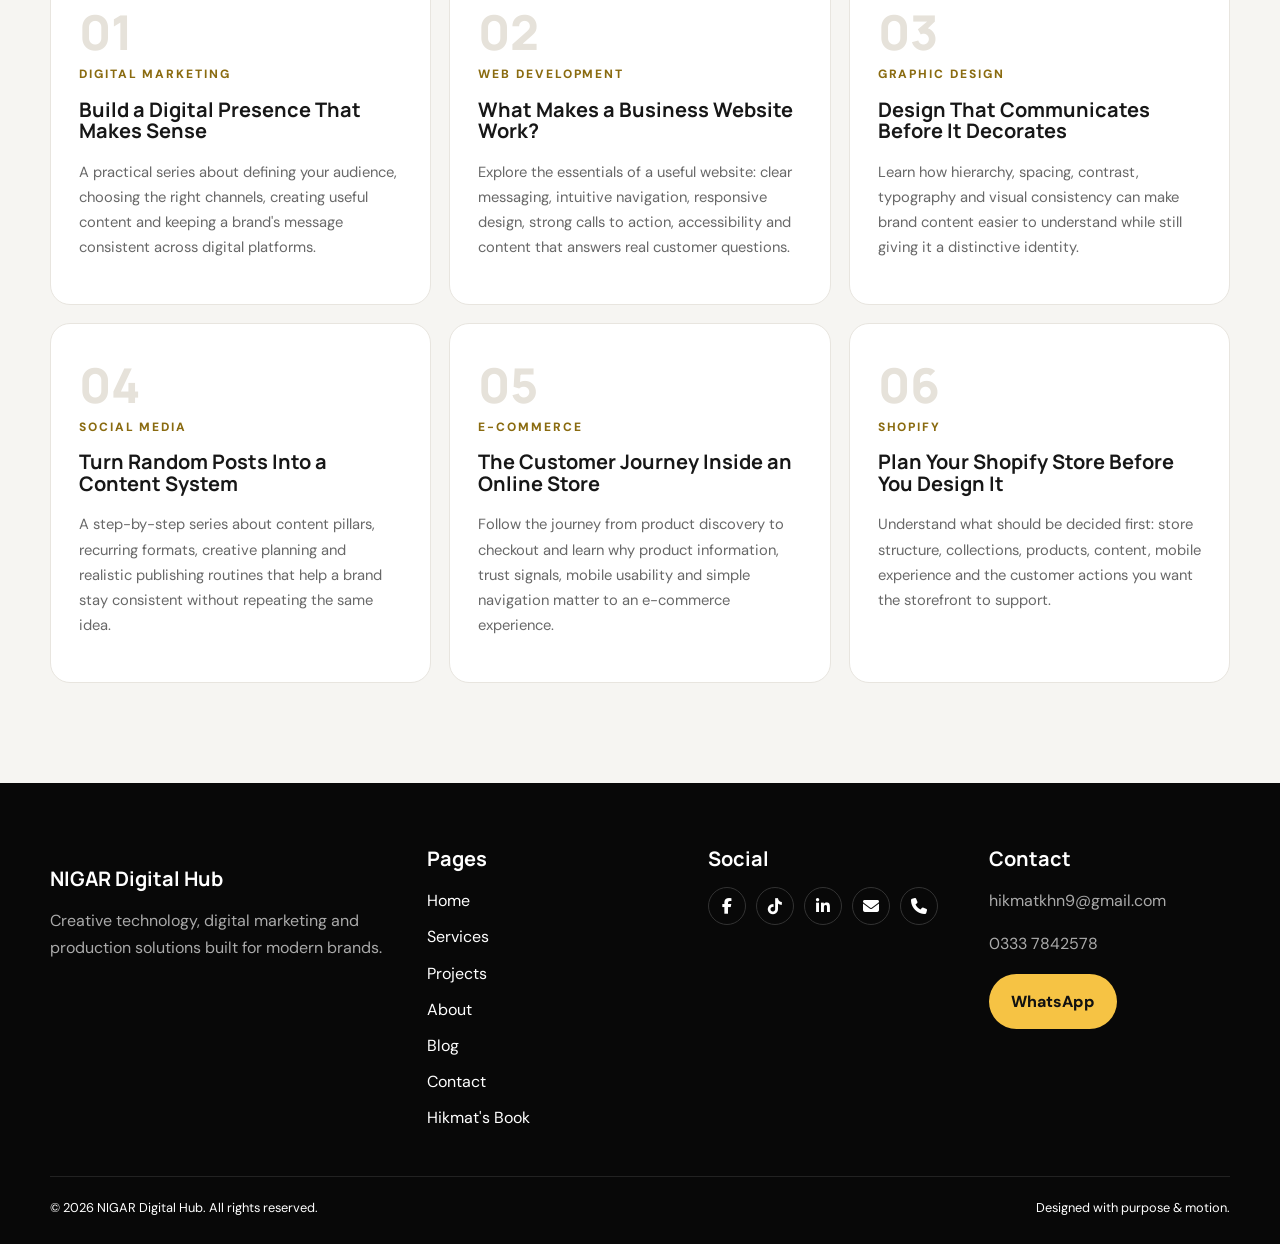
<file: blog.html>
<!DOCTYPE html>

<html lang="en">

<head>
  <link href="favicon.ico" rel="icon" type="image/x-icon" />
  <meta charset="utf-8" />
  <meta content="width=device-width, initial-scale=1" name="viewport" />
  <link href="styles.css" rel="stylesheet" />
  <link href="https://cdnjs.cloudflare.com/ajax/libs/font-awesome/6.5.2/css/all.min.css" rel="stylesheet" />
  <title>NIGAR Digital Hub Blog | Digital &amp; Marketing Insights</title>
  <meta
    content="Practical digital, web, marketing, e-commerce and creative insights from NIGAR Digital Hub in Quetta, Balochistan, Pakistan."
    name="description" />
  <meta content="index, follow, max-image-preview:large, max-snippet:-1, max-video-preview:-1" name="robots" />
  <meta content="NIGAR Digital Hub" name="author" />
  <meta content="#0a0a0a" name="theme-color" />
  <meta content="NIGAR Digital Hub" property="og:site_name" />
  <meta content="website" property="og:type" />
  <meta content="NIGAR Digital Hub Blog | Digital &amp; Marketing Insights" property="og:title" />
  <meta
    content="Practical digital, web, marketing, e-commerce and creative insights from NIGAR Digital Hub in Quetta, Balochistan, Pakistan."
    property="og:description" />
  <meta content="summary_large_image" name="twitter:card" />
  <meta content="NIGAR Digital Hub Blog | Digital &amp; Marketing Insights" name="twitter:title" />
  <meta
    content="Practical digital, web, marketing, e-commerce and creative insights from NIGAR Digital Hub in Quetta, Balochistan, Pakistan."
    name="twitter:description" />
  <script type="application/ld+json">{
  "@context": "https://schema.org",
  "@type": "Blog",
  "name": "NIGAR Digital Hub Blog | Digital, Marketing & E-Commerce Insights",
  "description": "Read practical insights from NIGAR Digital Hub about digital strategy, content, e-commerce, web development, design, marketing and building a stronger online presence."
}</script>
  <meta content="PK-BA" name="geo.region" />
  <meta content="Quetta, Balochistan, Pakistan" name="geo.placename" />
</head><!-- EDITING NOTE: Search for "EDIT:" comments when updating client-specific content. -->

<body>
  <div class="topbar"></div>
  <header class="site-header">
    <div class="container nav">
      <div class="logo-placeholder">
        <img alt="NIGAR Digital Hub logo" src="assets/images/logo.jpeg" />
      </div>
      <nav class="nav-links">
        <a class="" href="index.html">Home</a>
        <a class="" href="about.html">About</a>
        <a class="" href="portfolio.html">Portfolio</a>
        <a class="" href="services.html">Services</a>
        <a class="active" href="blog.html">Blog</a>
        <a class="" href="contact.html">Contact</a>
      </nav>
      <a class="header-cta" href="contact.html">Let's Talk <i class="fa-solid fa-arrow-right"></i>
      </a>
      <button aria-label="Open menu" class="menu-btn"><i class="fa-solid fa-bars"></i></button>
    </div>
  </header>
  <main>
    <section class="page-hero">
      <div class="container reveal">
        <div class="kicker">Journal</div>
        <h1>Ideas, lessons and digital perspectives.</h1>
        <p>Discover actionable insights, guides, and updates from our team to help you navigate the digital landscape
          and grow your
          brand.</p>
      </div>
    </section>
    <section class="section">
      <div class="container blog-grid">
        <article class="blog-card reveal">
          <div class="blog-num">01</div>
          <div class="kicker">Digital strategy</div>
          <h3>Why a clear digital identity matters</h3>
          <p>A digital presence is more than a collection of posts and pages. When visual language, messaging
            and user experience work together, visitors can understand what a business does and why it
            matters more quickly.</p>
          <p>The practical starting point is consistency: define your core message, visual direction, content
            themes and the action you want visitors to take.</p><a class="link-arrow" href="contact.html">Talk about
            your project →</a>
        </article>
        <article class="blog-card reveal">
          <div class="blog-num">02</div>
          <div class="kicker">Content</div>
          <h3>From raw footage to useful content</h3>
          <p>One production day can often become multiple useful pieces of content when it is planned
            intentionally. A long-form video, short clips, social posts, thumbnails and supporting copy can
            all be designed as parts of the same content system.</p>
          <p>This approach helps a brand stay active without treating every post as a completely separate
            creative project.</p><a class="link-arrow" href="services.html">Explore services →</a>
        </article>
        <article class="blog-card reveal">
          <div class="blog-num">03</div>
          <div class="kicker">E-commerce</div>
          <h3>What makes an online store easier to use?</h3>
          <p>A strong store reduces friction. Customers need clear product information, simple navigation,
            trustworthy presentation and an obvious route from product discovery to checkout.</p>
          <p>For Shopify and other e-commerce projects, good design is therefore not only about appearance; it
            is also about how confidently a customer can move through the buying journey.</p><a class="link-arrow"
            href="contact.html">Build your store →</a>
        </article>
      </div>
    </section>
    <section class="section" style="background:var(--soft)">
      <div class="container">
        <div class="section-head">
          <div>
            <div class="kicker">Content series</div>
            <h2>Practical ideas for the digital world.</h2>
          </div>
          <p>These original series are written for NIGAR Digital Hub and can be expanded into full articles,
            social posts and educational campaigns.</p>
        </div>
        <div class="service-grid">
          <div class="service-card reveal">
            <div class="blog-num">01</div>
            <div class="kicker">Digital Marketing</div>
            <h3>Build a Digital Presence That Makes Sense</h3>
            <p>A practical series about defining your audience, choosing the right channels, creating useful
              content and keeping a brand's message consistent across digital platforms.</p>
          </div>
          <div class="service-card reveal">
            <div class="blog-num">02</div>
            <div class="kicker">Web Development</div>
            <h3>What Makes a Business Website Work?</h3>
            <p>Explore the essentials of a useful website: clear messaging, intuitive navigation, responsive
              design, strong calls to action, accessibility and content that answers real customer
              questions.</p>
          </div>
          <div class="service-card reveal">
            <div class="blog-num">03</div>
            <div class="kicker">Graphic Design</div>
            <h3>Design That Communicates Before It Decorates</h3>
            <p>Learn how hierarchy, spacing, contrast, typography and visual consistency can make brand
              content easier to understand while still giving it a distinctive identity.</p>
          </div>
          <div class="service-card reveal">
            <div class="blog-num">04</div>
            <div class="kicker">Social Media</div>
            <h3>Turn Random Posts Into a Content System</h3>
            <p>A step-by-step series about content pillars, recurring formats, creative planning and
              realistic publishing routines that help a brand stay consistent without repeating the same
              idea.</p>
          </div>
          <div class="service-card reveal">
            <div class="blog-num">05</div>
            <div class="kicker">E-Commerce</div>
            <h3>The Customer Journey Inside an Online Store</h3>
            <p>Follow the journey from product discovery to checkout and learn why product information,
              trust signals, mobile usability and simple navigation matter to an e-commerce experience.
            </p>
          </div>
          <div class="service-card reveal">
            <div class="blog-num">06</div>
            <div class="kicker">Shopify</div>
            <h3>Plan Your Shopify Store Before You Design It</h3>
            <p>Understand what should be decided first: store structure, collections, products, content,
              mobile experience and the customer actions you want the storefront to support.</p>
          </div>
        </div>
      </div>
    </section>
  </main>
  <footer class="site-footer">
    <div class="container footer-grid">
      <div>
        <!-- <div class="logo-placeholder">YOUR LOGO</div> -->
        <h3 style="margin-top:20px">NIGAR Digital Hub</h3>
        <p>Creative technology, digital marketing and production solutions built for modern brands.</p>
      </div>
      <div>
        <h3>Pages</h3>
        <div class="footer-links">
          <a href="index.html">Home</a>
          <a href="services.html">Services</a>
          <a href="portfolio.html">Projects</a>
          <a href="about.html">About</a>
          <a href="blog.html">Blog</a>
          <a href="contact.html">Contact</a>
          <a href="book.html">Hikmat's Book</a>
        </div>
      </div>
      <div>
        <h3>Social</h3>
        <div class="socials">
          <a aria-label="Facebook" href="https://www.facebook.com/share/1E1mdAY7zp/?mibextid=wwXIfr" target="_blank">
            <i class="fa-brands fa-facebook-f"></i>
          </a>
          <a aria-label="TikTok" href="https://www.tiktok.com/@nigar.digital.hub?_r=1&amp;_t=ZS-9AGwG9nHZjkss"
            target="_blank">
            <i class="fa-brands fa-tiktok"></i>
          </a>
          <!-- <a aria-label="Instagram" href="#">
            <i class="fa-brands fa-instagram"></i>
          </a>
          <a aria-label="YouTube" href="#">
            <i class="fa-brands fa-youtube"></i>
          </a> -->
          <a aria-label="LinkedIn" href="https://www.linkedin.com/company/nigar-digital-hub" target="_blank">
            <i class="fa-brands fa-linkedin-in"></i>
          </a>
          <a aria-label="Email" href="https://mail.google.com/mail/?view=cm&amp;fs=1&amp;to=hikmatkhn9@gmail.com"
            target="_blank">
            <i class="fa-solid fa-envelope"></i>
          </a>
          <a aria-label="Phone" href="tel:+923337842578"><i class="fa-solid fa-phone"></i></a>
        </div>
      </div>
      <div>
        <h3>Contact</h3>
        <p><a href="https://mail.google.com/mail/?view=cm&amp;fs=1&amp;to=hikmatkhn9@gmail.com"
            target="_blank">hikmatkhn9@gmail.com</a>
        </p>
        <p><a href="tel:+923337842578">0333 7842578</a></p><a class="btn btn-primary"
          href="https://wa.me/923337842578">WhatsApp</a>
      </div>
    </div>
    <div class="container footer-bottom"><span>© 2026 NIGAR Digital Hub. All rights reserved.</span><span>Designed
        with purpose &amp; motion.</span></div>
  </footer>
  <div class="toast"></div>
  <script src="script.js"></script>
</body>

</html>
</file>
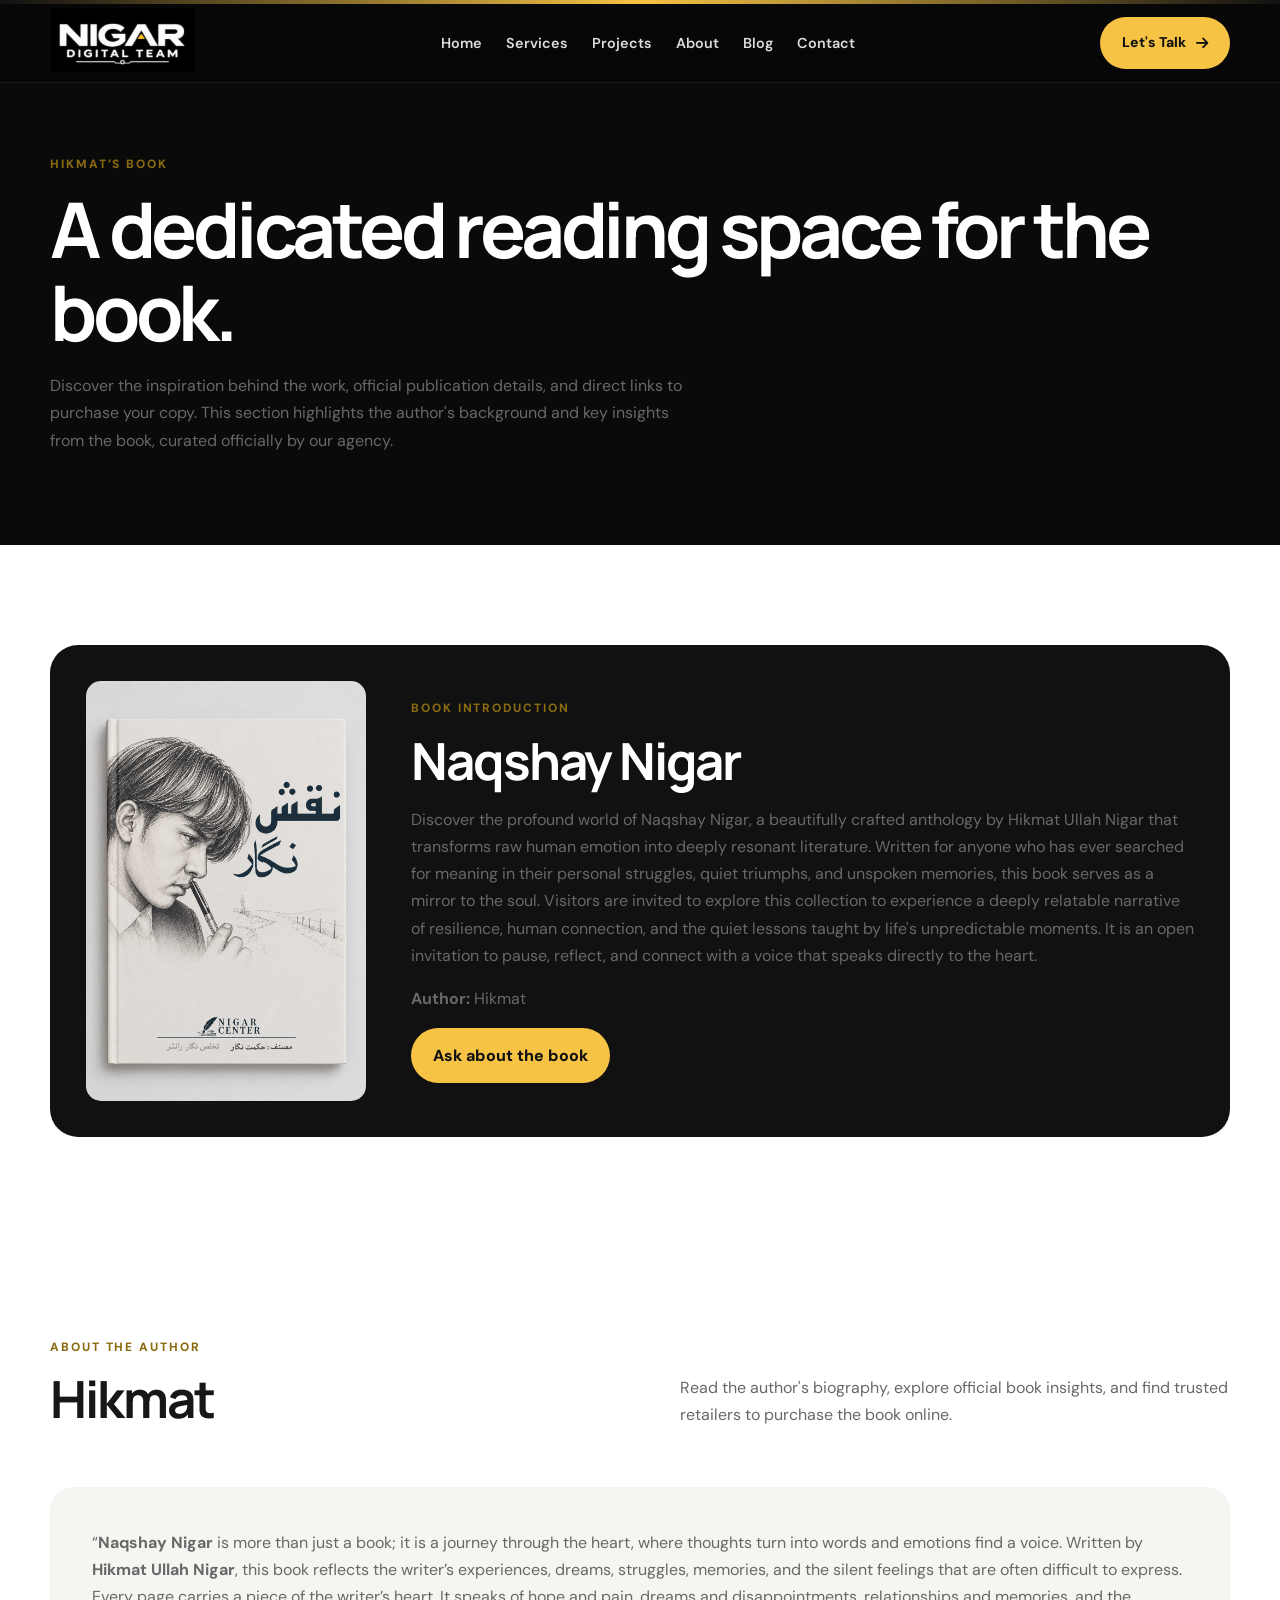
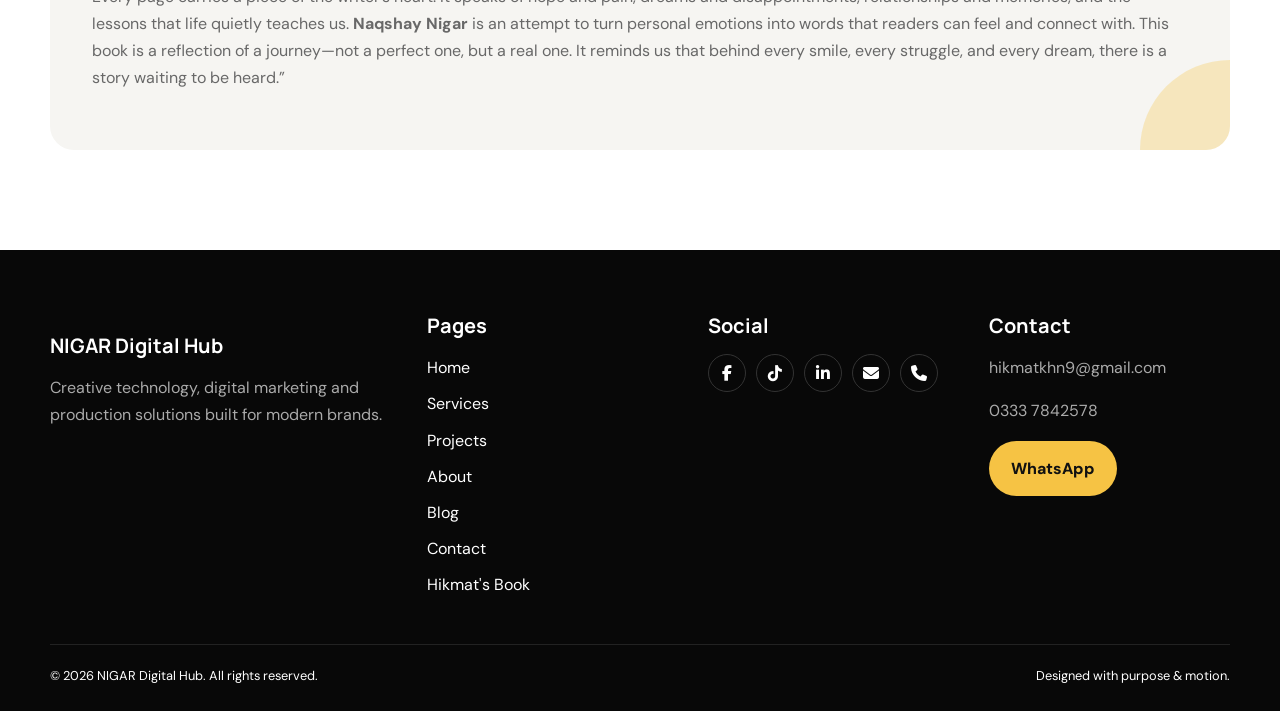
<file: book.html>
<!DOCTYPE html>

<html lang="en">

<head>
  <link href="favicon.ico" rel="icon" type="image/x-icon" />
  <meta charset="utf-8" />
  <meta content="width=device-width, initial-scale=1" name="viewport" />
  <link href="styles.css" rel="stylesheet" />
  <link href="https://cdnjs.cloudflare.com/ajax/libs/font-awesome/6.5.2/css/all.min.css" rel="stylesheet" />
  <title>Hikmat's Book | NIGAR Digital Hub</title>
  <meta content="Explore the book feature from NIGAR Digital Hub and learn more about its author and ideas."
    name="description" />
  <meta content="index, follow, max-image-preview:large, max-snippet:-1, max-video-preview:-1" name="robots" />
  <meta content="NIGAR Digital Hub" name="author" />
  <meta content="#0a0a0a" name="theme-color" />
  <meta content="NIGAR Digital Hub" property="og:site_name" />
  <meta content="website" property="og:type" />
  <meta content="Hikmat's Book | NIGAR Digital Hub" property="og:title" />
  <meta content="Explore the book feature from NIGAR Digital Hub and learn more about its author and ideas."
    property="og:description" />
  <meta content="summary_large_image" name="twitter:card" />
  <meta content="Hikmat's Book | NIGAR Digital Hub" name="twitter:title" />
  <meta content="Explore the book feature from NIGAR Digital Hub and learn more about its author and ideas."
    name="twitter:description" />
  <script type="application/ld+json">{
  "@context": "https://schema.org",
  "@type": "WebPage",
  "name": "Raheem's Book | NIGAR Digital Hub",
  "description": "Discover the book by Raheem, presented by NIGAR Digital Hub, with information about the author, themes and selected sample pages."
}</script>
</head><!-- EDITING NOTE: Search for "EDIT:" comments when updating client-specific content. -->

<body>
  <div class="topbar"></div>
  <header class="site-header">
    <div class="container nav">
      <div class="logo-placeholder">
        <img alt="NIGAR Digital Hub logo" src="assets/images/logo.jpeg" />
      </div>
      <nav class="nav-links"><a class="" href="index.html">Home</a>
        <a class="" href="services.html">Services</a>
        <a class="" href="portfolio.html">Projects</a>
        <a class="" href="about.html">About</a>
        <a class="" href="blog.html">Blog</a>
        <a class="" href="contact.html">Contact</a>
      </nav>
      <a class="header-cta" href="contact.html">Let's Talk <i class="fa-solid fa-arrow-right"></i></a>
      <button aria-label="Open menu" class="menu-btn"><i class="fa-solid fa-bars"></i></button>
    </div>
  </header>
  <main>
    <section class="page-hero">
      <div class="container reveal">
        <div class="kicker">Hikmat’s book</div>
        <h1>A dedicated reading space for the book.</h1>
        <p>Discover the inspiration behind the work, official publication details, and direct links to purchase your
          copy. This
          section highlights the author's background and key insights from the book, curated officially by our agency.
        </p>
      </div>
    </section>
    <section class="section">
      <div class="container book-card reveal">
        <div class="book-cover"><img alt="Hikmat book cover placeholder" src="assets/images/book.jpeg" />
        </div>
        <div>
          <div class="kicker">Book introduction</div>
          <h2>Naqshay Nigar</h2>
          <p>Discover the profound world of Naqshay Nigar, a beautifully crafted anthology by Hikmat Ullah Nigar that
            transforms raw
            human emotion into deeply resonant literature. Written for anyone who has ever searched for meaning in their
            personal
            struggles, quiet triumphs, and unspoken memories, this book serves as a mirror to the soul. Visitors are
            invited to
            explore this collection to experience a deeply relatable narrative of resilience, human connection, and the
            quiet
            lessons taught by life's unpredictable moments. It is an open invitation to pause, reflect, and connect with
            a voice
            that speaks directly to the heart.</p>
          <p><strong>Author:</strong> Hikmat</p><a class="btn btn-primary" href="contact.html">Ask about the
            book</a>
        </div>
      </div>
    </section>

    <!-- <section class="section" style="background:var(--soft)">
      <div class="container">
        <div class="section-head">
          <div>
            <div class="kicker">Preview</div>
            <h2>Selected pages.</h2>
          </div>
          <p>These are layout placeholders. Insert the real first two pages and last page as images or
            formatted text once the client provides them.</p>
        </div>
        <div class="book-pages">
          <article class="page-preview reveal">
            <div class="kicker">Page 01</div>
            <h3>First page</h3>
            <p>Place the actual first page of Raheem’s book here. Keep the original typography and spacing
              as closely as possible when the final scan or PDF is supplied.</p>
          </article>
          <article class="page-preview reveal">
            <div class="kicker">Page 02</div>
            <h3>Second page</h3>
            <p>Place the actual second page here. This preview can be replaced with a high-quality page
              image for an authentic reading experience.</p>
          </article>
          <article class="page-preview reveal">
            <div class="kicker">Final page</div>
            <h3>Last page</h3>
            <p>Place the actual final page here. A short closing note or author information can also be
              presented underneath the page preview.</p>
          </article>
        </div>
      </div>
    </section> -->

    <section class="section">
      <div class="container">
        <div class="section-head">
          <div>
            <div class="kicker">About the author</div>
            <h2>Hikmat</h2>
          </div>
          <p>Read the author's biography, explore official book insights, and find trusted retailers to purchase the
            book online.</p>
        </div>
        <div class="intro-card reveal">
          <p>“<b>Naqshay Nigar</b> is more than just a book; it is a journey through the heart, where thoughts turn
            into
            words and
            emotions find a voice. Written by <b>Hikmat Ullah Nigar</b>, this book reflects the writer’s experiences,
            dreams,
            struggles, memories, and the silent feelings that are often difficult to express.

            Every page carries a piece of the writer’s heart. It speaks of hope and pain, dreams and disappointments,
            relationships
            and memories, and the lessons that life quietly teaches us. <b>Naqshay Nigar</b> is an attempt to turn
            personal
            emotions
            into words that readers can feel and connect with.

            This book is a reflection of a journey—not a perfect one, but a real one. It reminds us that behind every
            smile, every
            struggle, and every dream, there is a story waiting to be heard.”</p>
        </div>
      </div>
    </section>
  </main>
  <footer class="site-footer">
    <div class="container footer-grid">
      <div>
        <h3 style="margin-top:20px">NIGAR Digital Hub</h3>
        <p>Creative technology, digital marketing and production solutions built for modern brands.</p>
      </div>
      <div>
        <h3>Pages</h3>
        <div class="footer-links">
          <a href="index.html">Home</a>
          <a href="services.html">Services</a>
          <a href="portfolio.html">Projects</a>
          <a href="about.html">About</a>
          <a href="blog.html">Blog</a>
          <a href="contact.html">Contact</a>
          <a href="book.html">Hikmat's Book</a>
        </div>
      </div>
      <div>
        <h3>Social</h3>
        <div class="socials">
          <a aria-label="Facebook" href="https://www.facebook.com/share/1E1mdAY7zp/?mibextid=wwXIfr" target="_blank">
            <i class="fa-brands fa-facebook-f"></i>
          </a>
          <a aria-label="TikTok" href="https://www.tiktok.com/@nigar.digital.hub?_r=1&amp;_t=ZS-9AGwG9nHZjkss"
            target="_blank">
            <i class="fa-brands fa-tiktok"></i>
          </a>
          <a aria-label="LinkedIn" href="https://www.linkedin.com/company/nigar-digital-hub" target="_blank">
            <i class="fa-brands fa-linkedin-in"></i>
          </a>
          <a aria-label="Email" href="https://mail.google.com/mail/?view=cm&amp;fs=1&amp;to=hikmatkhn9@gmail.com"
            target="_blank">
            <i class="fa-solid fa-envelope"></i>
          </a>
          <a aria-label="Phone" href="tel:+923337842578"><i class="fa-solid fa-phone"></i></a>
        </div>
      </div>
      <div>
        <h3>Contact</h3>
        <p><a href="https://mail.google.com/mail/?view=cm&amp;fs=1&amp;to=hikmatkhn9@gmail.com"
            target="_blank">hikmatkhn9@gmail.com</a>
        </p>
        <p><a href="tel:+923337842578">0333 7842578</a></p>
        <a class="btn btn-primary" href="https://wa.me/923337842578" target="_blank">WhatsApp</a>
      </div>
    </div>
    <div class="container footer-bottom"><span>© 2026 NIGAR Digital Hub. All rights reserved.</span><span>Designed
        with purpose &amp; motion.</span></div>
  </footer>
  <div class="toast"></div>
  <script src="script.js"></script>
</body>

</html>
</file>
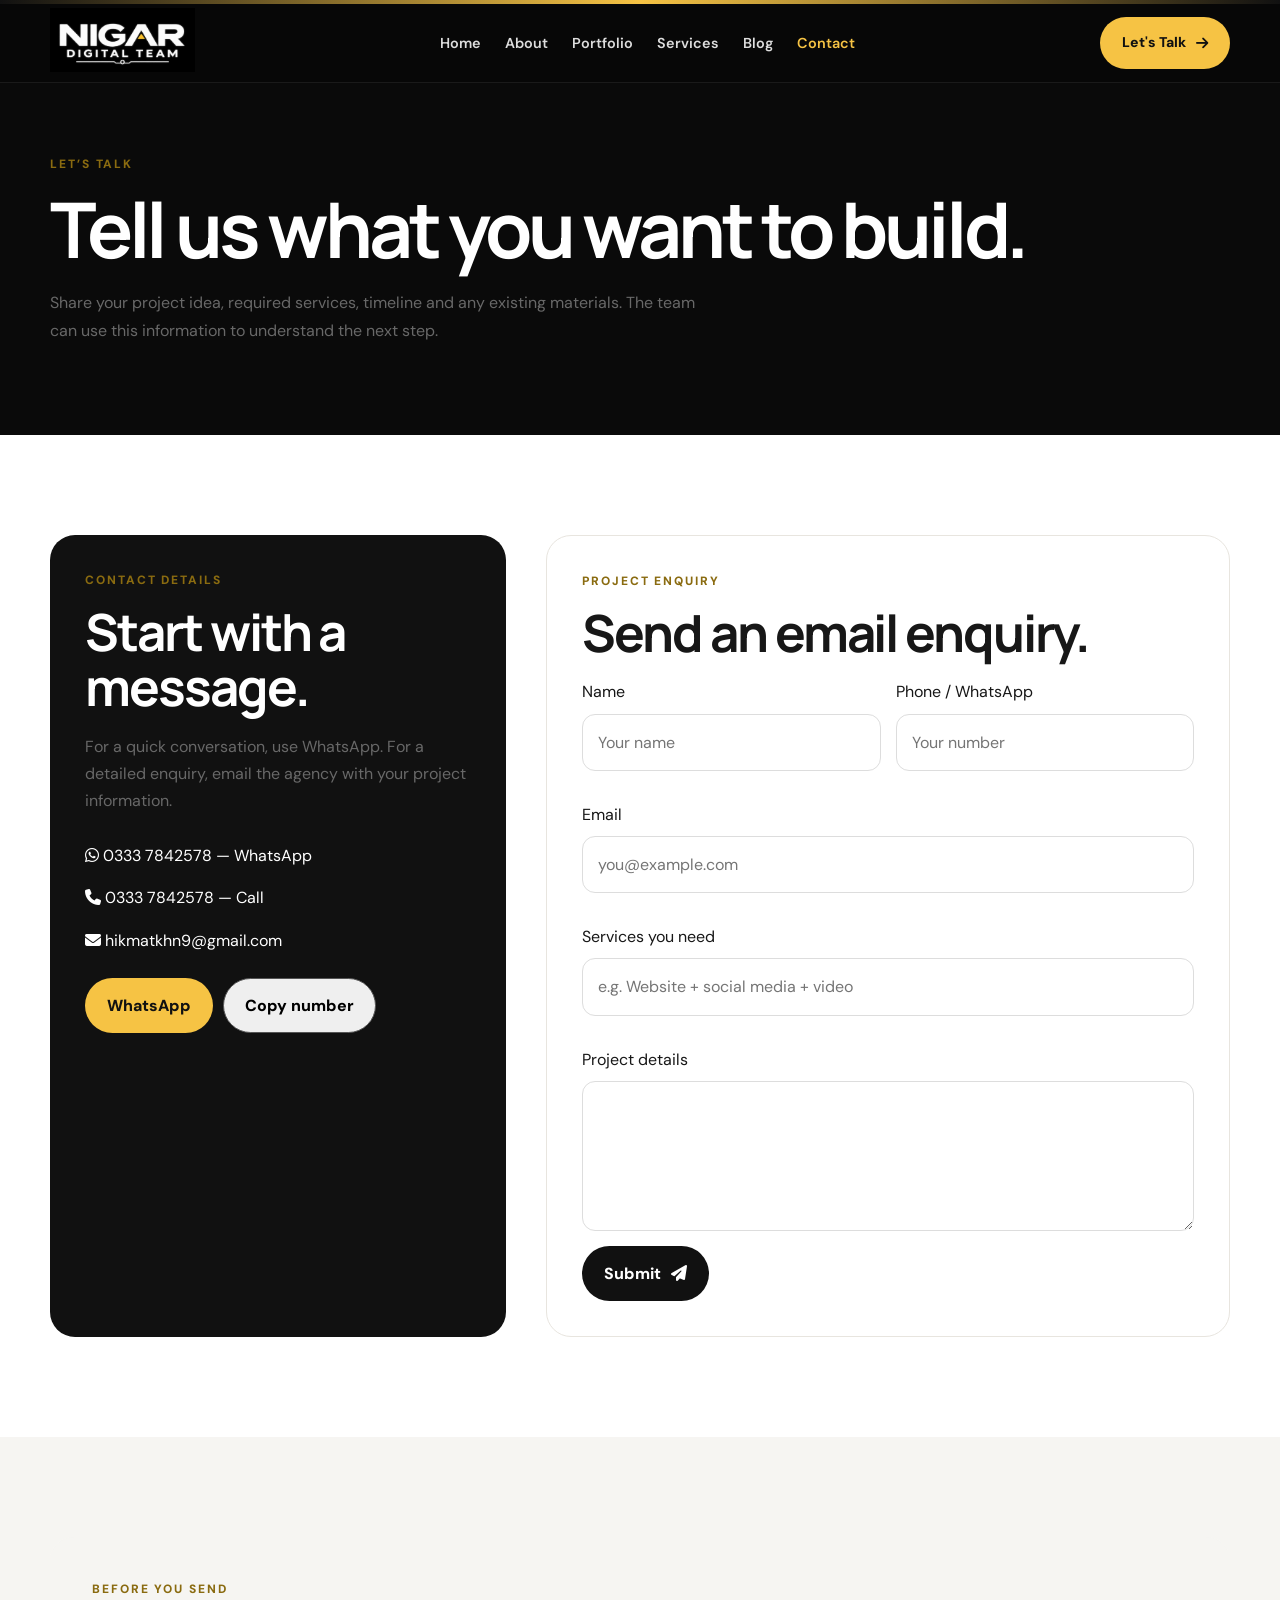
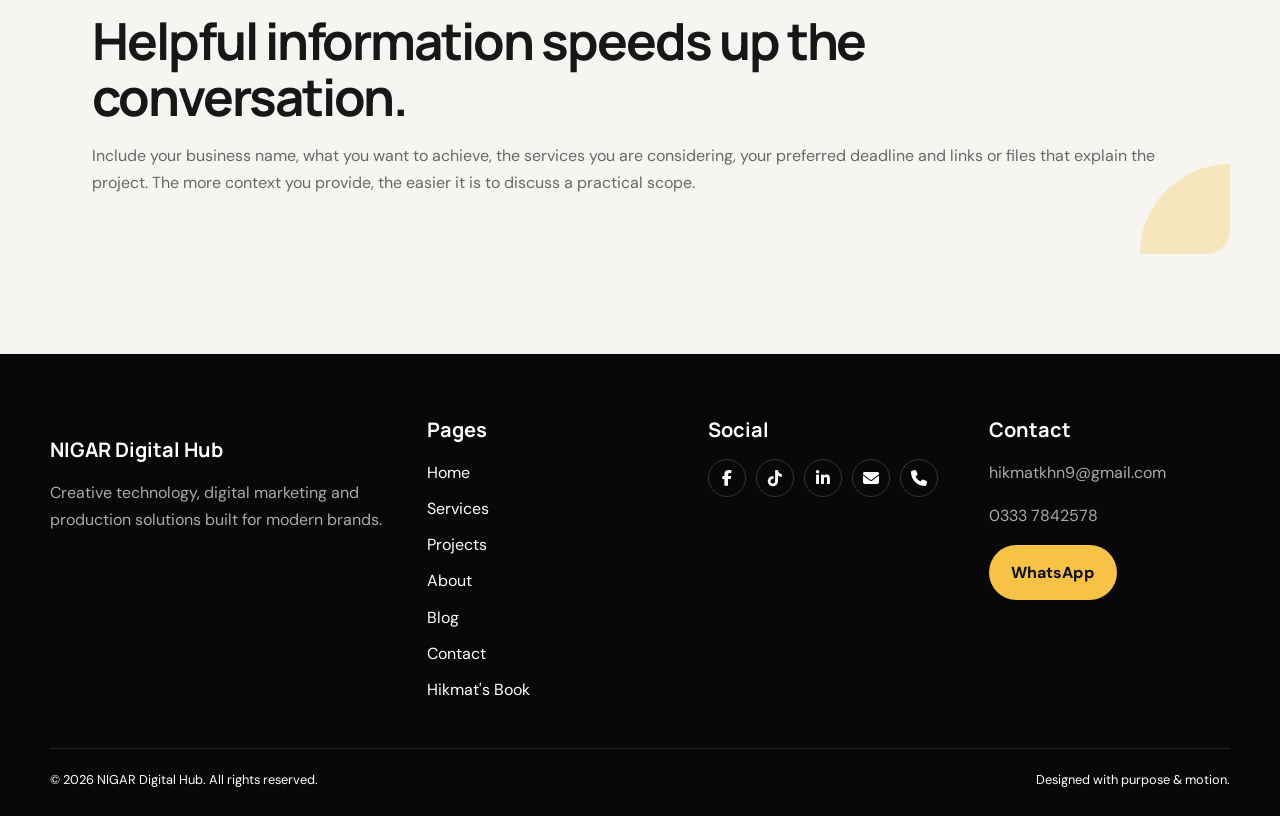
<file: contact.html>
<!DOCTYPE html>

<html lang="en">

<head>
  <meta charset="utf-8" />
  <meta content="width=device-width, initial-scale=1" name="viewport" />
  <link href="favicon.ico" rel="icon" type="image/x-icon" />
  <link href="styles.css" rel="stylesheet" />
  <link href="https://cdnjs.cloudflare.com/ajax/libs/font-awesome/6.5.2/css/all.min.css" rel="stylesheet" />
  <title>Contact NIGAR Digital Hub | Quetta Digital Agency</title>
  <meta
    content="Contact NIGAR Digital Hub in Quetta, Balochistan for web development, design, video, advertising, digital marketing, social media and e-commerce projects."
    name="description" />
  <meta content="index, follow, max-image-preview:large, max-snippet:-1, max-video-preview:-1" name="robots" />
  <meta content="NIGAR Digital Hub" name="author" />
  <meta content="#0a0a0a" name="theme-color" />
  <meta content="NIGAR Digital Hub" property="og:site_name" />
  <meta content="website" property="og:type" />
  <meta content="Contact NIGAR Digital Hub | Quetta Digital Agency" property="og:title" />
  <meta
    content="Contact NIGAR Digital Hub in Quetta, Balochistan for web development, design, video, advertising, digital marketing, social media and e-commerce projects."
    property="og:description" />
  <meta content="summary_large_image" name="twitter:card" />
  <meta content="Contact NIGAR Digital Hub | Quetta Digital Agency" name="twitter:title" />
  <meta
    content="Contact NIGAR Digital Hub in Quetta, Balochistan for web development, design, video, advertising, digital marketing, social media and e-commerce projects."
    name="twitter:description" />
  <script type="application/ld+json">{
  "@context": "https://schema.org",
  "@type": "ContactPage",
  "name": "Contact NIGAR Digital Hub | Start Your Digital Project",
  "description": "Contact NIGAR Digital Hub to discuss web development, design, video, digital marketing, social media, content or e-commerce projects.",
  "about": {
    "@type": "Organization",
    "name": "NIGAR Digital Hub"
  }
}</script>
  <meta content="PK-BA" name="geo.region" />
  <meta content="Quetta, Balochistan, Pakistan" name="geo.placename" />
</head><!-- EDITING NOTE: Search for "EDIT:" comments when updating client-specific content. -->

<body>
  <div class="topbar"></div>
  <header class="site-header">
    <div class="container nav">
      <div class="logo-placeholder">
        <img alt="NIGAR Digital Hub logo" src="assets/images/logo.jpeg" />
      </div>
      <nav class="nav-links">
        <a class="" href="index.html">Home</a>
        <a class="" href="about.html">About</a>
        <a class="" href="portfolio.html">Portfolio</a>
        <a class="" href="services.html">Services</a>
        <a class="" href="blog.html">Blog</a>
        <a class="active" href="contact.html">Contact</a>
      </nav>
      <a class="header-cta" href="contact.html">Let's Talk <i class="fa-solid fa-arrow-right"></i></a><button
        aria-label="Open menu" class="menu-btn">
        <i class="fa-solid fa-bars"></i>
      </button>
    </div>
  </header>
  <main>
    <section class="page-hero">
      <div class="container reveal">
        <div class="kicker">Let’s talk</div>
        <h1>Tell us what you want to build.</h1>
        <p>
          Share your project idea, required services, timeline and any
          existing materials. The team can use this information to understand
          the next step.
        </p>
      </div>
    </section>
    <section class="section">
      <div class="container contact-grid">
        <div class="contact-panel reveal">
          <div class="kicker">Contact details</div>
          <h2>Start with a message.</h2>
          <p>
            For a quick conversation, use WhatsApp. For a detailed enquiry,
            email the agency with your project information.
          </p>
          <div class="contact-list">
            <a href="https://wa.me/923337842578"><i class="fa-brands fa-whatsapp"></i> 0333 7842578 —
              WhatsApp</a><a href="tel:+923337842578"><i class="fa-solid fa-phone"></i> 0333 7842578 — Call</a><a
              href="https://mail.google.com/mail/?view=cm&amp;fs=1&amp;to=hikmatkhn9@gmail.com"><i
                class="fa-solid fa-envelope"></i>
              hikmatkhn9@gmail.com</a>
          </div>
          <div class="button-row">
            <a class="btn btn-primary" href="https://wa.me/923337842578">WhatsApp</a><button class="btn btn-outline"
              data-copy="0333 7842578" style="border-color: #555">
              Copy number
            </button>
          </div>
        </div>
        <div class="form-card reveal">
          <div class="kicker">Project enquiry</div>
          <h2>Send an email enquiry.</h2>

          <form data-contact="">
            <div class="form-grid">
              <label class="field">
                <span>Name</span><input name="name" placeholder="Your name" required="" />
              </label>
              <label class="field">
                <span>Phone / WhatsApp</span>
                <input name="phone" placeholder="Your number" />
              </label>
              <label class="field full">
                <span>Email</span>
                <input name="email" placeholder="you@example.com" required="" type="email" />
              </label>
              <label class="field full">
                <span>Services you need</span>
                <input name="services" placeholder="e.g. Website + social media + video" />
              </label>
              <label class="field full">
                <span>Project details</span>
                <textarea name="message" placeholder="Tell us about your project, timeline and requirements."
                  required="">
                </textarea>
              </label>
            </div>
            <button class="btn btn-dark" type="submit">
              Submit <i class="fa-solid fa-paper-plane"></i>
            </button>
          </form>
        </div>
      </div>
    </section>
    <section class="section" style="background: var(--soft)">
      <div class="container intro-card reveal">
        <div class="kicker">Before you send</div>
        <h2>Helpful information speeds up the conversation.</h2>
        <p>
          Include your business name, what you want to achieve, the services
          you are considering, your preferred deadline and links or files that
          explain the project. The more context you provide, the easier it is
          to discuss a practical scope.
        </p>
      </div>
    </section>
  </main>
  <footer class="site-footer">
    <div class="container footer-grid">
      <div>
        <h3 style="margin-top: 20px">NIGAR Digital Hub</h3>
        <p>
          Creative technology, digital marketing and production solutions
          built for modern brands.
        </p>
      </div>
      <div>
        <h3>Pages</h3>
        <div class="footer-links">
          <a href="index.html">Home</a>
          <a href="services.html">Services</a>
          <a href="portfolio.html">Projects</a>
          <a href="about.html">About</a>
          <a href="blog.html">Blog</a>
          <a href="contact.html">Contact</a>
          <a href="book.html">Hikmat's Book</a>
        </div>
      </div>
      <div>
        <h3>Social</h3>
        <div class="socials">
          <a aria-label="Facebook" href="https://www.facebook.com/share/1E1mdAY7zp/?mibextid=wwXIfr" target="_blank">
            <i class="fa-brands fa-facebook-f"></i>
          </a>
          <a aria-label="TikTok" href="https://www.tiktok.com/@nigar.digital.hub?_r=1&amp;_t=ZS-9AGwG9nHZjkss"
            target="_blank">
            <i class="fa-brands fa-tiktok"></i>
          </a>
          <!-- <a aria-label="Instagram" href="#"><i class="fa-brands fa-instagram"></i></a>
          <a aria-label="YouTube" href="#"><i class="fa-brands fa-youtube"></i></a> -->
          <a aria-label="LinkedIn" href="https://www.linkedin.com/company/nigar-digital-hub" target="_blank">
            <i class="fa-brands fa-linkedin-in"></i>
          </a>
          <a aria-label="Email" href="https://mail.google.com/mail/?view=cm&amp;fs=1&amp;to=hikmatkhn9@gmail.com"
            target="_blank">
            <i class="fa-solid fa-envelope"></i>
          </a>
          <a aria-label="Phone" href="tel:+923337842578">
            <i class="fa-solid fa-phone"></i>
          </a>
        </div>
      </div>
      <div>
        <h3>Contact</h3>
        <p>
          <a href="https://mail.google.com/mail/?view=cm&amp;fs=1&amp;to=hikmatkhn9@gmail.com"
            target="_blank">hikmatkhn9@gmail.com</a>
        </p>
        <p><a href="tel:+923331234234">0333 7842578</a></p>
        <a class="btn btn-primary" href="https://wa.me/923337842578">WhatsApp</a>
      </div>
    </div>
    <div class="container footer-bottom">
      <span>© 2026 NIGAR Digital Hub. All rights reserved.</span><span>Designed with purpose &amp; motion.</span>
    </div>
  </footer>
  <div class="toast"></div>
  <script src="script.js"></script>
</body>

</html>
</file>
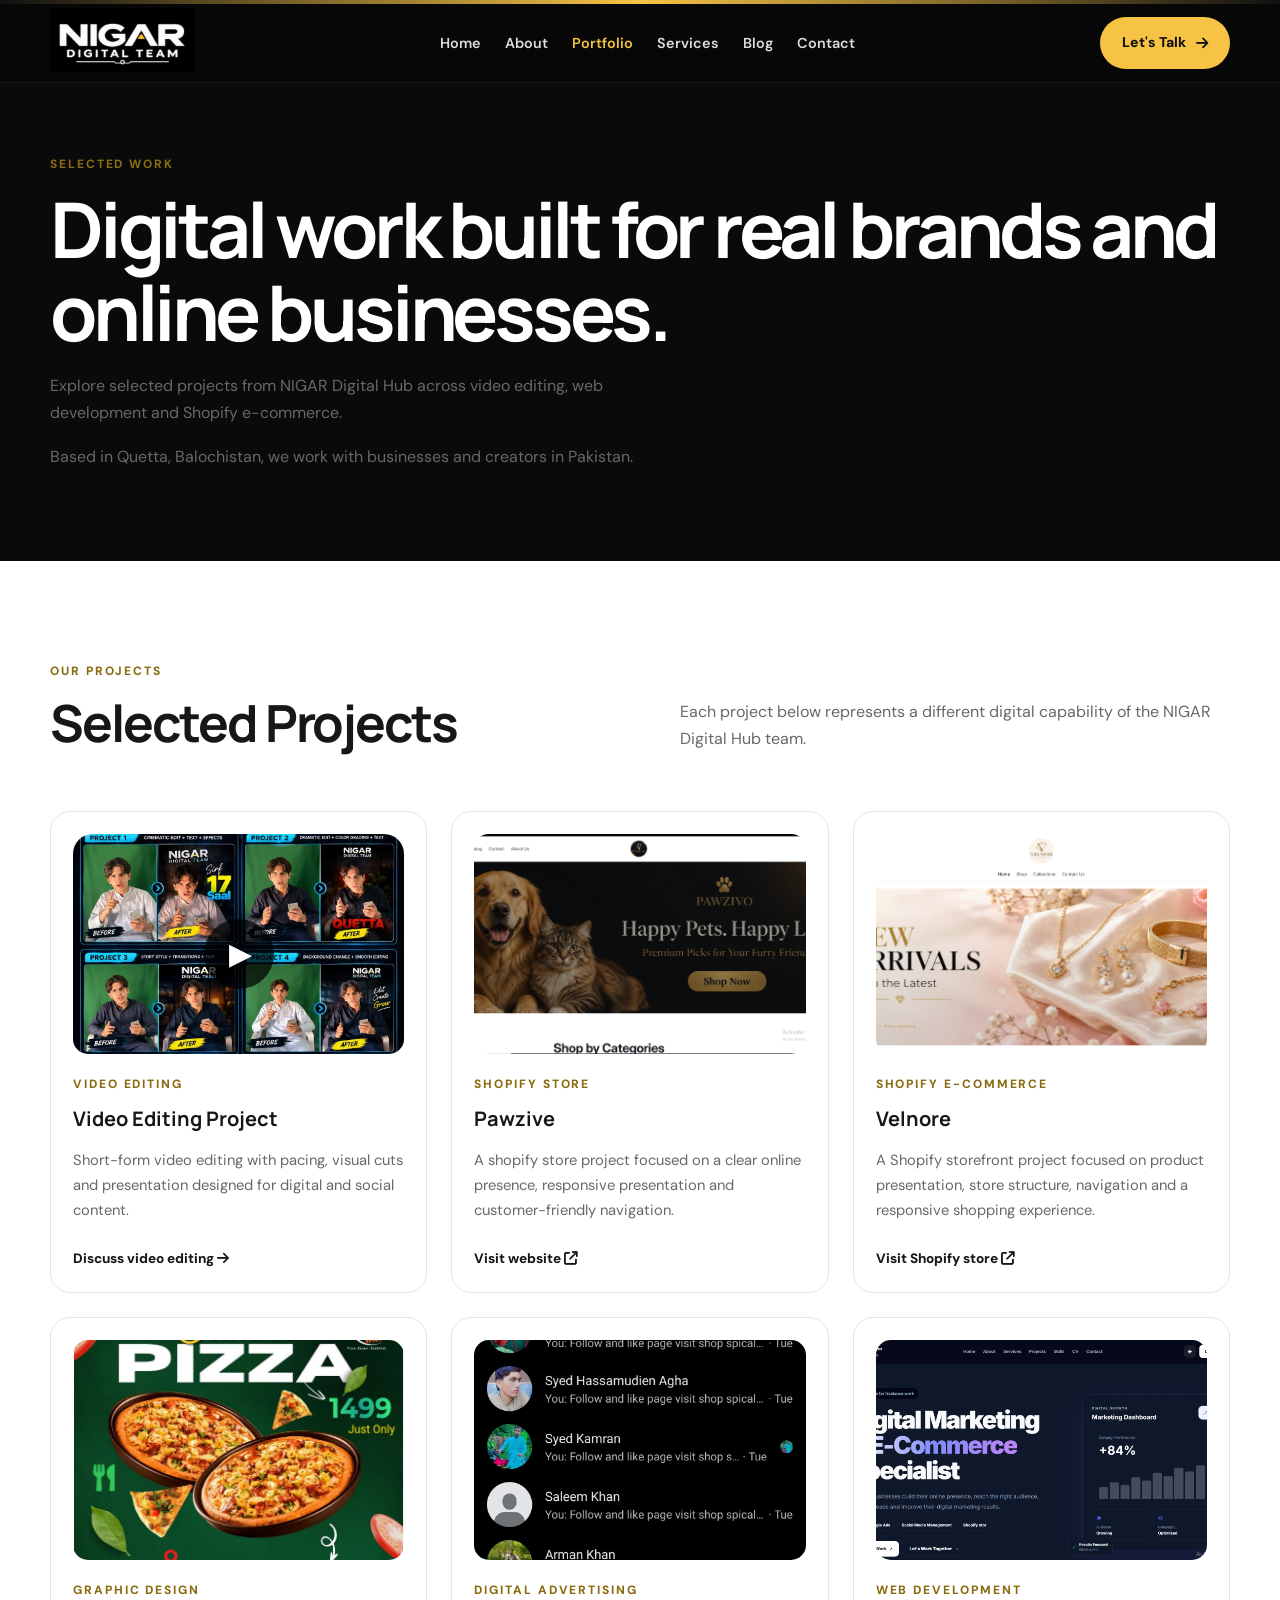
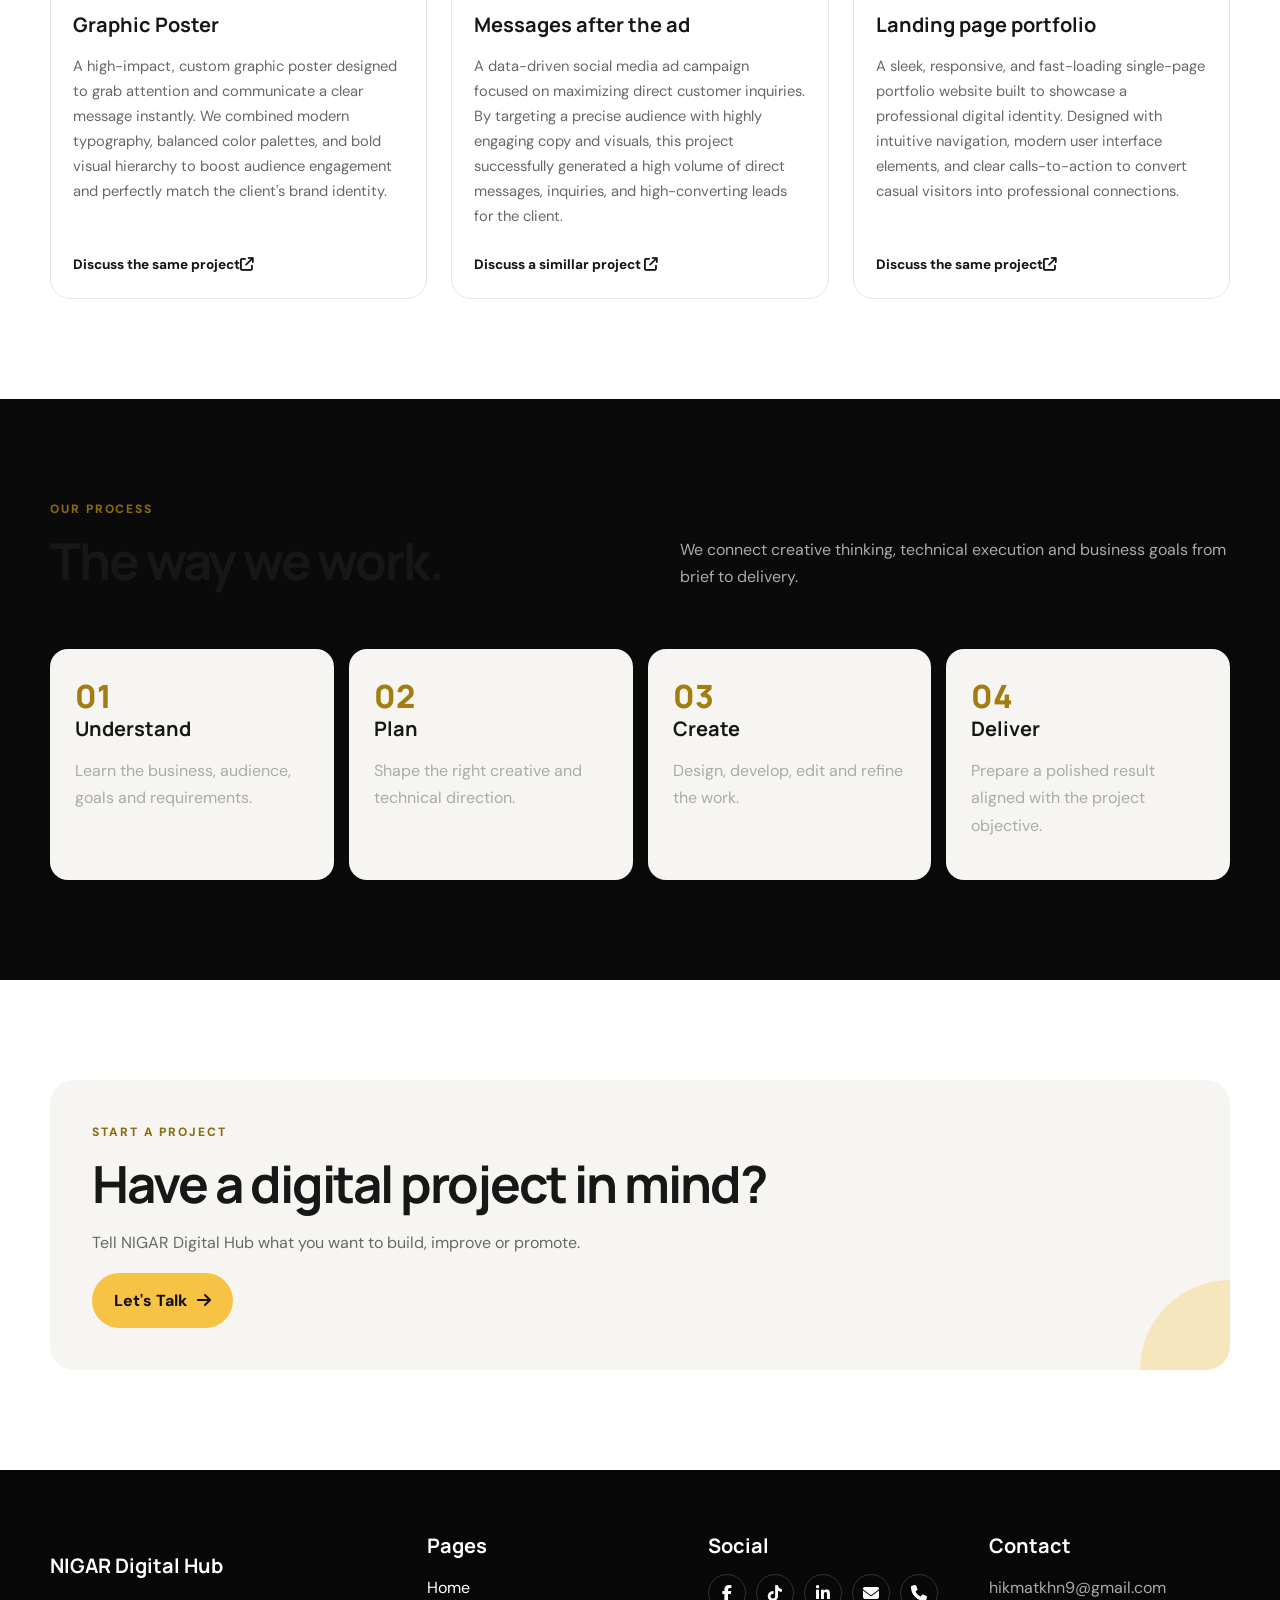
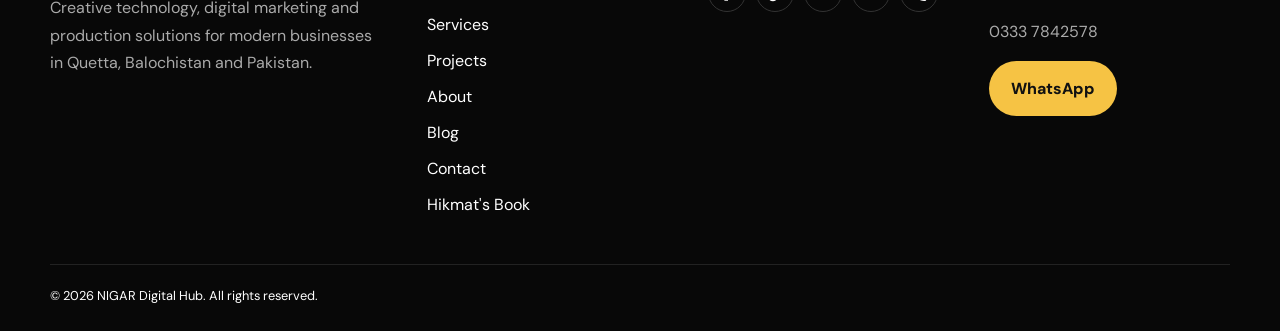
<file: portfolio.html>
<!DOCTYPE html>
<html lang="en">

<head>
  <meta charset="utf-8" />
  <meta name="viewport" content="width=device-width, initial-scale=1" />
  <link rel="icon" href="favicon.ico" type="image/x-icon" />
  <link rel="stylesheet" href="styles.css" />
  <link rel="stylesheet" href="https://cdnjs.cloudflare.com/ajax/libs/font-awesome/6.5.2/css/all.min.css" />
  <title>NIGAR Digital Hub Portfolio | Websites, Shopify & Video Projects</title>
  <meta name="description"
    content="Explore selected NIGAR Digital Hub projects, including video editing, AKMartStore.com web development and a Shopify e-commerce store." />
  <meta name="robots" content="index, follow, max-image-preview:large, max-snippet:-1, max-video-preview:-1" />
  <meta name="author" content="NIGAR Digital Hub" />
  <meta name="theme-color" content="#0a0a0a" />
  <meta name="geo.region" content="PK-BA" />
  <meta name="geo.placename" content="Quetta, Balochistan, Pakistan" />
  <meta property="og:site_name" content="NIGAR Digital Hub" />
  <meta property="og:type" content="website" />
  <meta property="og:title" content="NIGAR Digital Hub Portfolio | Websites, Shopify & Video Projects" />
  <meta property="og:description"
    content="Explore selected NIGAR Digital Hub projects, including video editing, AKMartStore.com web development and a Shopify e-commerce store." />
  <meta name="twitter:card" content="summary_large_image" />
  <meta name="twitter:title" content="NIGAR Digital Hub Portfolio | Websites, Shopify & Video Projects" />
  <meta name="twitter:description"
    content="Explore selected NIGAR Digital Hub projects, including video editing, AKMartStore.com web development and a Shopify e-commerce store." />
  <script type="application/ld+json">{
  "@context":"https://schema.org",
  "@type":"CollectionPage",
  "name":"NIGAR Digital Hub Portfolio",
  "description":"Selected web, Shopify and video projects from NIGAR Digital Hub.",
  "about":{"@type":"Organization","name":"NIGAR Digital Hub","areaServed":["Quetta, Balochistan, Pakistan","Pakistan"]}
}</script>
</head>

<body>
  <div class="topbar"></div>
  <header class="site-header">
    <div class="container nav">
      <div class="logo-placeholder"><img alt="NIGAR Digital Hub logo" src="assets/images/logo.jpeg" /></div>
      <nav class="nav-links">
        <a href="index.html">Home</a><a href="about.html">About</a><a class="active"
          href="portfolio.html">Portfolio</a><a href="services.html">Services</a><a href="blog.html">Blog</a><a
          href="contact.html">Contact</a>
      </nav>
      <a class="header-cta" href="contact.html">Let's Talk <i class="fa-solid fa-arrow-right"></i></a>
      <button aria-label="Open menu" class="menu-btn"><i class="fa-solid fa-bars"></i></button>
    </div>
  </header>

  <main class="portfolio-page">
    <section class="page-hero">
      <div class="container reveal">
        <div class="kicker">Selected work</div>
        <h1>Digital work built for real brands and online businesses.</h1>
        <p>Explore selected projects from NIGAR Digital Hub across video editing, web development and Shopify
          e-commerce.</p>
        <p>Based in Quetta, Balochistan, we work with businesses and creators in Pakistan.</p>
      </div>
    </section>

    <section class="section">
      <div class="container">
        <div class="section-head">
          <div>
            <div class="kicker">Our projects</div>
            <h2>Selected Projects</h2>
          </div>
          <p>Each project below represents a different digital capability of the NIGAR Digital Hub team.</p>
        </div>
        <div class="service-grid">
          <article class="service-card reveal">
            <a class="video-project" href="assets/video project.mp4" target="_blank" rel="noopener">
              <img class="project-image" alt="NIGAR Digital Hub video editing project"
                src="assets/images/video project img.jpg" />
              <div class="play-button">▶</div>
            </a>
            <div class="kicker">Video Editing</div>
            <h3>Video Editing Project</h3>
            <p>Short-form video editing with pacing, visual cuts and presentation designed for digital and social
              content.</p><a class="link-arrow" href="contact.html">Discuss video editing <i
                class="fa-solid fa-arrow-right"></i></a>
          </article>

          <article class="service-card reveal"><a href="https://pawzive.myshopify.com/" target="_blank"
              rel="noopener"><img class="project-image" alt="AKMartStore.com website project"
                src="assets/images/shopify store.PNG" /></a>
            <div class="kicker">shopify store</div>
            <h3>Pawzive</h3>
            <p>A shopify store project focused on a clear online presence, responsive presentation and
              customer-friendly navigation.</p><a class="link-arrow" href="https://pawzive.myshopify.com/"
              target="_blank" rel="noopener">Visit website <i class="fa-solid fa-arrow-up-right-from-square"></i></a>
          </article>

          <article class="service-card reveal">
            <a href="https://ru4j1r-0d.myshopify.com/" target="_blank" rel="noopener">
              <img class="project-image" alt="Pawzivo Shopify store project"
                src="assets/images/velnore shopify.PNG" /></a>
            <div class="kicker">Shopify E-Commerce</div>
            <h3>Velnore</h3>
            <p>A Shopify storefront project focused on product presentation, store structure, navigation and a
              responsive shopping experience.</p>
            <a class="link-arrow" href="https://ru4j1r-0d.myshopify.com" target="_blank" rel="noopener">Visit Shopify
              store <i class="fa-solid fa-arrow-up-right-from-square"></i></a>
          </article>

          <article class="service-card reveal">
            <a href="assets/images/graphic project.jpeg" target="_blank" rel="noopener">
              <img class="project-image" alt="NIGAR Digital Hub graphic design project"
                src="assets/images/graphic project.jpeg" />
            </a>
            <div class="kicker">Graphic Design</div>
            <h3>Graphic Poster</h3>
            <p>A high-impact, custom graphic poster designed to grab attention and communicate a clear message
              instantly. We combined
              modern typography, balanced color palettes, and bold visual hierarchy to boost audience engagement and
              perfectly match
              the client's brand identity.</p>
            <a class="link-arrow" href="contact.html" target="_blank" rel="noopener">Discuss the same project<i
                class="fa-solid fa-arrow-up-right-from-square"></i></a>
          </article>

          <article class="service-card reveal">
            <a href="assets/images/messages after the ad.jpeg" target="_blank" rel="noopener">
              <img class="project-image" alt="NIGAR Digital Hub social media advertising project"
                src="assets/images/messages after the ad.jpeg" />
            </a>
            <div class="kicker">Digital Advertising</div>
            <h3>Messages after the ad</h3>
            <p>A data-driven social media ad campaign focused on maximizing direct customer inquiries. By targeting a
              precise audience
              with highly engaging copy and visuals, this project successfully generated a high volume of direct
              messages, inquiries,
              and high-converting leads for the client.</p>
            <a class="link-arrow" href="contact.html" target="_blank" rel="noopener">Discuss a simillar project <i
                class="fa-solid fa-arrow-up-right-from-square"></i></a>
          </article>

          <article class="service-card reveal">
            <a href="https://raheem-s-portfolio.vercel.app/" target="_blank" rel="noopener">
              <img class="project-image" alt="NIGAR Digital Hub portfolio website project"
                src="assets/images/portfolio project.PNG" /></a>
            <div class="kicker">Web development</div>
            <h3>Landing page portfolio</h3>
            <p>A sleek, responsive, and fast-loading single-page portfolio website built to showcase a professional
              digital identity.
              Designed with intuitive navigation, modern user interface elements, and clear calls-to-action to convert
              casual visitors
              into professional connections.</p>
            <a class="link-arrow" href="contact.html" target="_blank" rel="noopener">Discuss the same project<i
                class="fa-solid fa-arrow-up-right-from-square"></i></a>
          </article>
        </div>
      </div>
    </section>
    <section class="section dark-section">
      <div class="container">
        <div class="section-head">
          <div>
            <div class="kicker">Our process</div>
            <h2>The way we work.</h2>
          </div>
          <p>We connect creative thinking, technical execution and business goals from brief to delivery.</p>
        </div>
        <div class="process">
          <div class="step reveal">
            <div class="step-num">01</div>
            <h3>Understand</h3>
            <p>Learn the business, audience, goals and requirements.</p>
          </div>
          <div class="step reveal">
            <div class="step-num">02</div>
            <h3>Plan</h3>
            <p>Shape the right creative and technical direction.</p>
          </div>
          <div class="step reveal">
            <div class="step-num">03</div>
            <h3>Create</h3>
            <p>Design, develop, edit and refine the work.</p>
          </div>
          <div class="step reveal">
            <div class="step-num">04</div>
            <h3>Deliver</h3>
            <p>Prepare a polished result aligned with the project objective.</p>
          </div>
        </div>
      </div>
    </section>
    <section class="section">
      <div class="container">
        <div class="intro-card reveal">
          <div class="kicker">Start a project</div>
          <h2>Have a digital project in mind?</h2>
          <p>Tell NIGAR Digital Hub what you want to build, improve or promote.</p><a class="btn btn-primary"
            href="contact.html">Let's Talk <i class="fa-solid fa-arrow-right"></i></a>
        </div>
      </div>
    </section>
  </main>
  <footer class="site-footer">
    <div class="container footer-grid">
      <div>
        <h3 style="margin-top:20px">NIGAR Digital Hub</h3>
        <p>Creative technology, digital marketing and production solutions for modern businesses in Quetta, Balochistan
          and Pakistan.</p>
      </div>
      <div>
        <h3>Pages</h3>
        <div class="footer-links"><a href="index.html">Home</a><a href="services.html">Services</a><a
            href="portfolio.html">Projects</a><a href="about.html">About</a><a href="blog.html">Blog</a><a
            href="contact.html">Contact</a><a href="book.html">Hikmat's Book</a></div>
      </div>
      <div>
        <h3>Social</h3>
        <div class="socials">
          <a aria-label="Facebook" href="https://www.facebook.com/share/1E1mdAY7zp/?mibextid=wwXIfr" target="_blank">
            <i class="fa-brands fa-facebook-f"></i>
          </a>
          <a aria-label="TikTok" href="https://www.tiktok.com/@nigar.digital.hub?_r=1&amp;_t=ZS-9AGwG9nHZjk"
            target="_blank">
            <i class="fa-brands fa-tiktok"></i>
          </a>
          <!-- <a aria-label="Instagram" href="#">
            <i class="fa-brands fa-instagram"></i>
          </a>
          <a aria-label="YouTube" href="#">
            <i class="fa-brands fa-youtube"></i>
          </a> -->
          <a aria-label="LinkedIn" href="https://www.linkedin.com/company/nigar-digital-hub" target="_blank">
            <i class="fa-brands fa-linkedin-in"></i>
          </a>
          <a aria-label="Email" href="https://mail.google.com/mail/?view=cm&amp;fs=1&amp;to=hikmatkhn9@gmail.com"
            target="_blank">
            <i class="fa-solid fa-envelope"></i>
          </a>
          <a aria-label="Phone" href="tel:+923337842578">
            <i class="fa-solid fa-phone"></i>
          </a>
        </div>
      </div>
      <div>
        <h3>Contact</h3>
        <p><a href="https://mail.google.com/mail/?view=cm&amp;fs=1&amp;to=hikmatkhn9@gmail.com">hikmatkhn9@gmail.com</a>
        </p>
        <p><a href="tel:+923337842578">0333 7842578</a></p><a class="btn btn-primary" href="https://wa.me/923337842578"
          target="_blank">WhatsApp</a>
      </div>
    </div>
    <div class="container footer-bottom"><span>© 2026 NIGAR Digital Hub. All rights reserved.</span></div>
  </footer>
  <script src="script.js"></script>
</body>

</html>
</file>
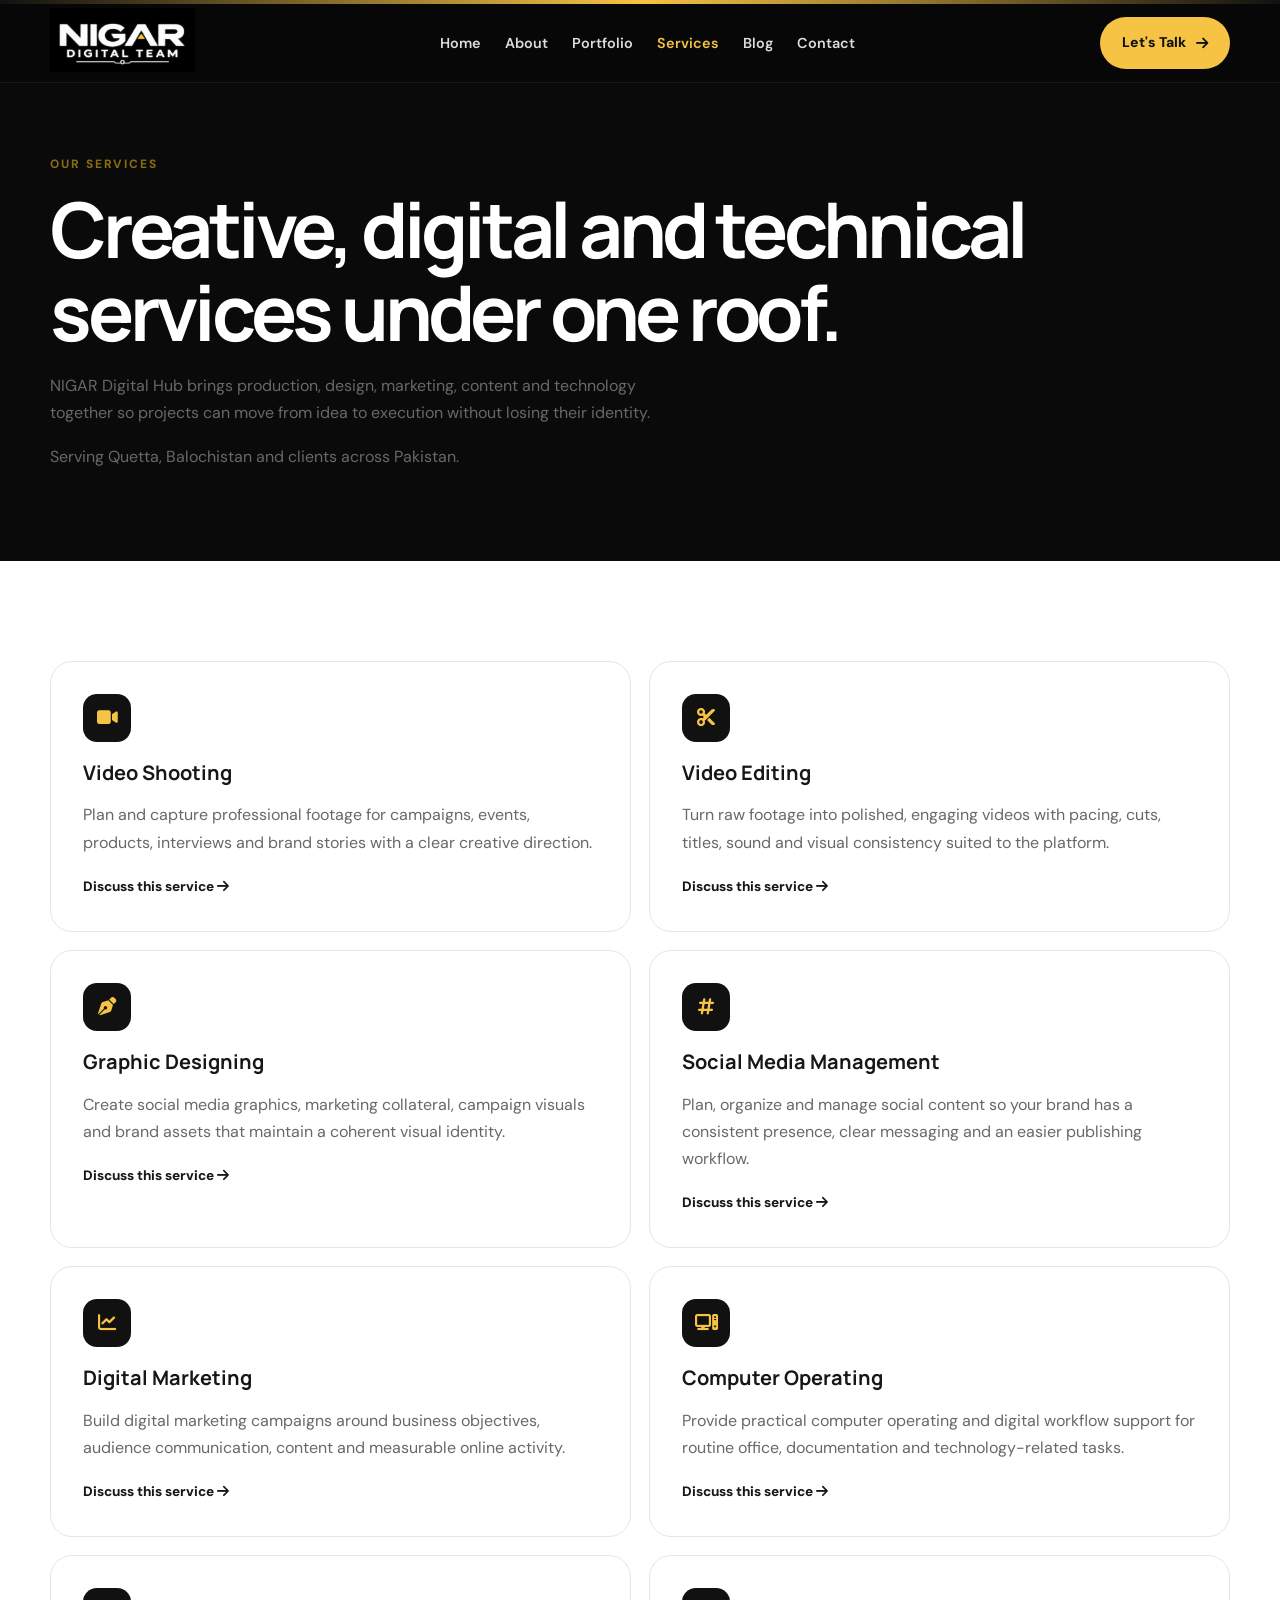
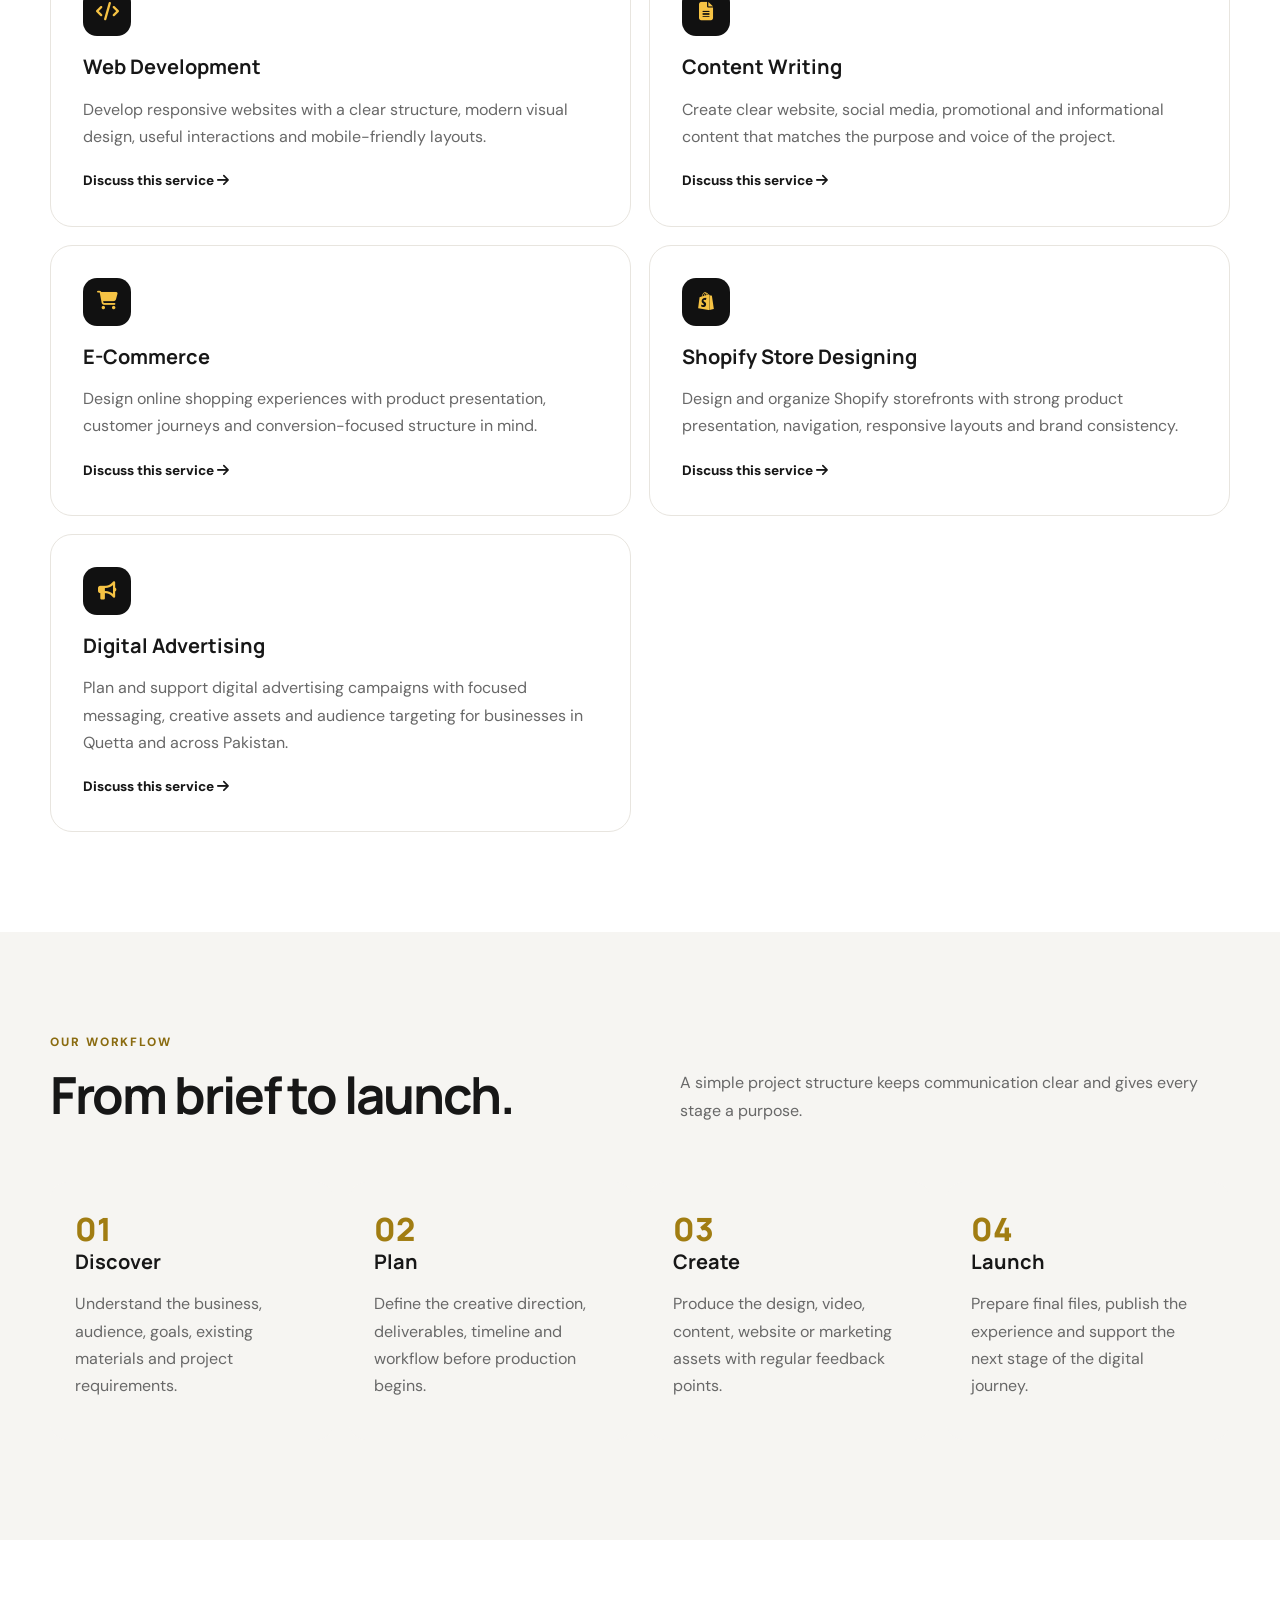
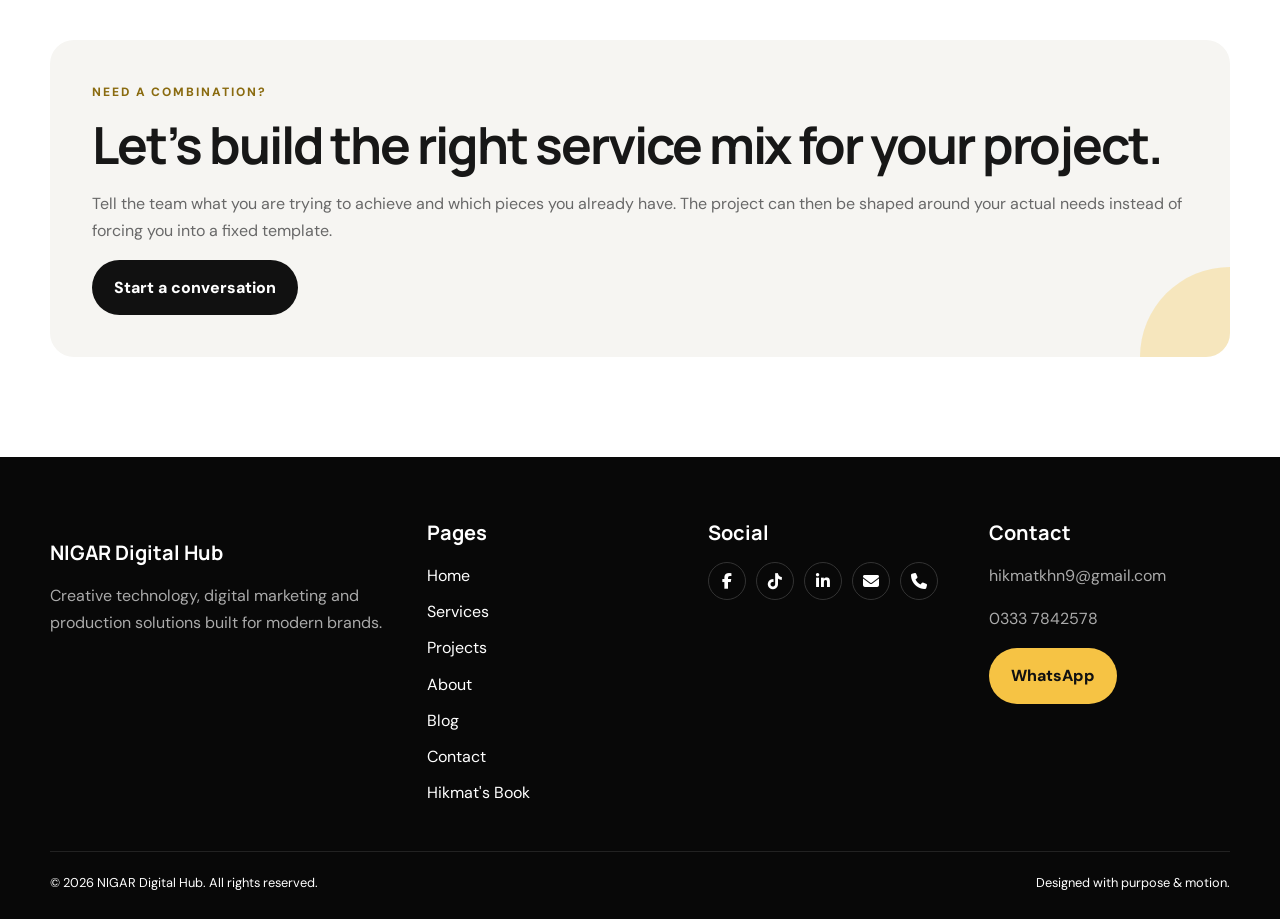
<file: services.html>
<!DOCTYPE html>

<html lang="en">

<head>
  <meta charset="utf-8" />
  <meta content="width=device-width, initial-scale=1" name="viewport" />
  <link href="favicon.ico" rel="icon" type="image/x-icon" />
  <link href="styles.css" rel="stylesheet" />
  <link href="https://cdnjs.cloudflare.com/ajax/libs/font-awesome/6.5.2/css/all.min.css" rel="stylesheet" />
  <title>NIGAR Digital Hub Services | Digital Agency in Quetta, Balochistan</title>
  <meta
    content="Explore NIGAR Digital Hub services in Quetta, Balochistan and Pakistan, including web development, graphic design, video production, advertising, digital marketing, social media, content and e-commerce."
    name="description" />
  <meta content="index, follow, max-image-preview:large, max-snippet:-1, max-video-preview:-1" name="robots" />
  <meta content="NIGAR Digital Hub" name="author" />
  <meta content="#0a0a0a" name="theme-color" />
  <meta content="NIGAR Digital Hub" property="og:site_name" />
  <meta content="website" property="og:type" />
  <meta content="NIGAR Digital Hub Services | Digital Agency in Quetta, Balochistan" property="og:title" />
  <meta
    content="Explore NIGAR Digital Hub services in Quetta, Balochistan and Pakistan, including web development, graphic design, video production, advertising, digital marketing, social media, content and e-commerce."
    property="og:description" />
  <meta content="summary_large_image" name="twitter:card" />
  <meta content="NIGAR Digital Hub Services | Digital Agency in Quetta, Balochistan" name="twitter:title" />
  <meta
    content="Explore NIGAR Digital Hub services in Quetta, Balochistan and Pakistan, including web development, graphic design, video production, advertising, digital marketing, social media, content and e-commerce."
    name="twitter:description" />
  <script type="application/ld+json">{
  "@context": "https://schema.org",
  "@type": "CollectionPage",
  "name": "NIGAR Digital Hub Services | Design, Web, Marketing & E-Commerce",
  "description": "Explore NIGAR Digital Hub services including video production, graphic design, social media management, digital marketing, web development, content and e-commerce.",
  "about": {
    "@type": "Organization",
    "name": "NIGAR Digital Hub"
  }
}</script>
  <meta content="PK-BA" name="geo.region" />
  <meta content="Quetta, Balochistan, Pakistan" name="geo.placename" />
</head><!-- EDITING NOTE: Search for "EDIT:" comments when updating client-specific content. -->

<body>
  <div class="topbar"></div>
  <header class="site-header">
    <div class="container nav">
      <div class="logo-placeholder">
        <img alt="NIGAR Digital Hub logo" src="assets/images/logo.jpeg" />
      </div>
      <!-- <a href="index.html" class="logo-placeholder">YOUR LOGO</a> -->
      <nav class="nav-links">
        <a class="" href="index.html">Home</a>
        <a class="" href="about.html">About</a>
        <a class="" href="portfolio.html">Portfolio</a>
        <a class="active" href="services.html">Services</a>
        <a class="" href="blog.html">Blog</a>
        <a class="" href="contact.html">Contact</a>
      </nav>
      <a class="header-cta" href="contact.html">Let's Talk <i class="fa-solid fa-arrow-right"></i></a>
      <button aria-label="Open menu" class="menu-btn">
        <i class="fa-solid fa-bars"></i>
      </button>
    </div>
  </header>
  <main>
    <section class="page-hero">
      <div class="container reveal">
        <div class="kicker">Our services</div>
        <h1>Creative, digital and technical services under one roof.</h1>
        <p>
          NIGAR Digital Hub brings production, design, marketing, content and
          technology together so projects can move from idea to execution
          without losing their identity.
        </p>
        <p>Serving Quetta, Balochistan and clients across Pakistan.</p>
      </div>
    </section>
    <section class="section">
      <div class="container">
        <div class="service-detail-grid">
          <article class="service-detail reveal">
            <div class="icon-box"><i class="fa-solid fa-video"></i></div>
            <h3>Video Shooting</h3>
            <p>
              Plan and capture professional footage for campaigns, events,
              products, interviews and brand stories with a clear creative
              direction.
            </p>
            <a class="link-arrow" href="contact.html">Discuss this service <i class="fa-solid fa-arrow-right"></i></a>
          </article>
          <article class="service-detail reveal">
            <div class="icon-box"><i class="fa-solid fa-scissors"></i></div>
            <h3>Video Editing</h3>
            <p>
              Turn raw footage into polished, engaging videos with pacing,
              cuts, titles, sound and visual consistency suited to the
              platform.
            </p>
            <a class="link-arrow" href="contact.html">Discuss this service <i class="fa-solid fa-arrow-right"></i></a>
          </article>
          <article class="service-detail reveal">
            <div class="icon-box"><i class="fa-solid fa-pen-nib"></i></div>
            <h3>Graphic Designing</h3>
            <p>
              Create social media graphics, marketing collateral, campaign
              visuals and brand assets that maintain a coherent visual
              identity.
            </p>
            <a class="link-arrow" href="contact.html">Discuss this service <i class="fa-solid fa-arrow-right"></i></a>
          </article>
          <article class="service-detail reveal">
            <div class="icon-box"><i class="fa-solid fa-hashtag"></i></div>
            <h3>Social Media Management</h3>
            <p>
              Plan, organize and manage social content so your brand has a
              consistent presence, clear messaging and an easier publishing
              workflow.
            </p>
            <a class="link-arrow" href="contact.html">Discuss this service <i class="fa-solid fa-arrow-right"></i></a>
          </article>
          <article class="service-detail reveal">
            <div class="icon-box"><i class="fa-solid fa-chart-line"></i></div>
            <h3>Digital Marketing</h3>
            <p>
              Build digital marketing campaigns around business objectives,
              audience communication, content and measurable online activity.
            </p>
            <a class="link-arrow" href="contact.html">Discuss this service <i class="fa-solid fa-arrow-right"></i></a>
          </article>
          <article class="service-detail reveal">
            <div class="icon-box"><i class="fa-solid fa-computer"></i></div>
            <h3>Computer Operating</h3>
            <p>
              Provide practical computer operating and digital workflow
              support for routine office, documentation and technology-related
              tasks.
            </p>
            <a class="link-arrow" href="contact.html">Discuss this service <i class="fa-solid fa-arrow-right"></i></a>
          </article>
          <article class="service-detail reveal">
            <div class="icon-box"><i class="fa-solid fa-code"></i></div>
            <h3>Web Development</h3>
            <p>
              Develop responsive websites with a clear structure, modern
              visual design, useful interactions and mobile-friendly layouts.
            </p>
            <a class="link-arrow" href="contact.html">Discuss this service <i class="fa-solid fa-arrow-right"></i></a>
          </article>
          <article class="service-detail reveal">
            <div class="icon-box"><i class="fa-solid fa-file-lines"></i></div>
            <h3>Content Writing</h3>
            <p>
              Create clear website, social media, promotional and
              informational content that matches the purpose and voice of the
              project.
            </p>
            <a class="link-arrow" href="contact.html">Discuss this service <i class="fa-solid fa-arrow-right"></i></a>
          </article>
          <article class="service-detail reveal">
            <div class="icon-box">
              <i class="fa-solid fa-cart-shopping"></i>
            </div>
            <h3>E-Commerce</h3>
            <p>
              Design online shopping experiences with product presentation,
              customer journeys and conversion-focused structure in mind.
            </p>
            <a class="link-arrow" href="contact.html">Discuss this service <i class="fa-solid fa-arrow-right"></i></a>
          </article>
          <article class="service-detail reveal">
            <div class="icon-box"><i class="fa-brands fa-shopify"></i></div>
            <h3>Shopify Store Designing</h3>
            <p>
              Design and organize Shopify storefronts with strong product
              presentation, navigation, responsive layouts and brand
              consistency.
            </p>
            <a class="link-arrow" href="contact.html">Discuss this service <i class="fa-solid fa-arrow-right"></i></a>
          </article>
          <article class="service-detail reveal">
            <div class="icon-box"><i class="fa-solid fa-bullhorn"></i></div>
            <h3>Digital Advertising</h3>
            <p>Plan and support digital advertising campaigns with focused messaging, creative assets and audience
              targeting for businesses in Quetta and across Pakistan.</p><a class="link-arrow"
              href="contact.html">Discuss this service <i class="fa-solid fa-arrow-right"></i></a>
          </article>
        </div>
      </div>
    </section>
    <section class="section" style="background: var(--soft)">
      <div class="container">
        <div class="section-head">
          <div>
            <div class="kicker">Our workflow</div>
            <h2>From brief to launch.</h2>
          </div>
          <p>
            A simple project structure keeps communication clear and gives
            every stage a purpose.
          </p>
        </div>
        <div class="process">
          <div class="step reveal">
            <div class="step-num">01</div>
            <h3>Discover</h3>
            <p>
              Understand the business, audience, goals, existing materials and
              project requirements.
            </p>
          </div>
          <div class="step reveal">
            <div class="step-num">02</div>
            <h3>Plan</h3>
            <p>
              Define the creative direction, deliverables, timeline and
              workflow before production begins.
            </p>
          </div>
          <div class="step reveal">
            <div class="step-num">03</div>
            <h3>Create</h3>
            <p>
              Produce the design, video, content, website or marketing assets
              with regular feedback points.
            </p>
          </div>
          <div class="step reveal">
            <div class="step-num">04</div>
            <h3>Launch</h3>
            <p>
              Prepare final files, publish the experience and support the next
              stage of the digital journey.
            </p>
          </div>
        </div>
      </div>
    </section>
    <section class="section">
      <div class="container intro-card reveal">
        <div class="kicker">Need a combination?</div>
        <h2>Let’s build the right service mix for your project.</h2>
        <p>
          Tell the team what you are trying to achieve and which pieces you
          already have. The project can then be shaped around your actual
          needs instead of forcing you into a fixed template.
        </p>
        <a class="btn btn-dark" href="contact.html">Start a conversation</a>
      </div>
    </section>
  </main>
  <footer class="site-footer">
    <div class="container footer-grid">
      <div>
        <!-- <div class="logo-placeholder">YOUR LOGO</div> -->
        <h3 style="margin-top: 20px">NIGAR Digital Hub</h3>
        <p>
          Creative technology, digital marketing and production solutions
          built for modern brands.
        </p>
      </div>
      <div>
        <h3>Pages</h3>
        <div class="footer-links">
          <a href="index.html">Home</a>
          <a href="services.html">Services</a>
          <a href="portfolio.html">Projects</a>
          <a href="about.html">About</a>
          <a href="blog.html">Blog</a>
          <a href="contact.html">Contact</a>
          <a href="book.html">Hikmat's Book</a>
        </div>
      </div>
      <div>
        <h3>Social</h3>
        <div class="socials">
          <a aria-label="Facebook" href="https://www.facebook.com/share/1E1mdAY7zp/?mibextid=wwXIfr" target="_blank">
            <i class="fa-brands fa-facebook-f"></i>
          </a>
          <a aria-label="TikTok" href="https://www.tiktok.com/@nigar.digital.hub?_r=1&amp;_t=ZS-9AGwG9nHZjkss"
            target="_blank">
            <i class="fa-brands fa-tiktok"></i>
          </a>
          <!-- <a aria-label="Instagram" href="#">
            <i class="fa-brands fa-instagram"></i>
          </a>
          <a aria-label="YouTube" href="#">
            <i class="fa-brands fa-youtube"></i>
          </a> -->
          <a aria-label="LinkedIn" href="https://www.linkedin.com/company/nigar-digital-hub" target="_blank">
            <i class="fa-brands fa-linkedin-in"></i>
          </a>
          <a aria-label="Email" href="https://mail.google.com/mail/?view=cm&amp;fs=1&amp;to=hikmatkhn9@gmail.com"
            target="_blank">
            <i class="fa-solid fa-envelope"></i>
          </a>
          <a aria-label="Phone" href="tel:+923337842578" target="_blank">
            <i class="fa-solid fa-phone"></i>
          </a>
        </div>
      </div>
      <div>
        <h3>Contact</h3>
        <p>
          <a href="https://mail.google.com/mail/?view=cm&amp;fs=1&amp;to=hikmatkhn9@gmail.com">hikmatkhn9@gmail.com</a>
        </p>
        <p><a href="tel:+923337842578">0333 7842578</a></p>
        <a class="btn btn-primary" href="https://wa.me/923337842578" target="_blank">WhatsApp</a>
      </div>
    </div>
    <div class="container footer-bottom">
      <span>© 2026 NIGAR Digital Hub. All rights reserved.</span>
      <span>Designed with purpose &amp; motion.</span>
    </div>
  </footer>
  <div class="toast"></div>
  <script src="script.js"></script>
</body>

</html>
</file>
<file: styles.css>
@import url('https://fonts.googleapis.com/css2?family=DM+Sans:wght@400;500;600;700&family=Manrope:wght@500;600;700;800&display=swap');
/* @import url('https: //cdnjs.cloudflare.com/ajax/libs/font-awesome/6.5.2/css/all.min.css'); */
:root{
   --black:#080808;
   --dark:#111;
   --ink:#171717;
   --muted:#686868;
   --soft:#f6f5f2;
   --line:#e8e5df;
   --white:#fff;
   --gold:#f6c344;
   --gold2:#ffdf75;
   --radius:24px;
   --shadow:0 18px 60px rgba(0,0,0,.08);
   --max:1180px
}

*{
   box-sizing:border-box
}

html{
   scroll-behavior:smooth
}

body{
   margin:0;
   font-family:'DM Sans',sans-serif;
   color:var(--ink);
   background:#fff;
   line-height:1.7
}

a{
   text-decoration:none;
   color:inherit
}

img{
   max-width:100%;
   display:block
}

button,input,textarea{
   font:inherit
}

.container{
   width:min(var(--max),calc(100% - 40px));
   margin:auto
}

.section{
   padding:100px 0
}

.kicker{
   text-transform:uppercase;
   letter-spacing:.16em;
   font-size:.75rem;
   font-weight:800;
   color:#8a6b10;
   margin-bottom:14px
}h1,h2,h3,h4{
   font-family:'Manrope',sans-serif;
   line-height:1.08;
   margin:0 0 18px
}

h1{
   font-size:clamp(2.7rem,6vw,5.7rem);
   letter-spacing:-.055em
}

h2{
   font-size:clamp(2rem,4vw,3.5rem);
   letter-spacing:-.04em
}

h3{
   font-size:1.25rem
}

p{
   margin:0 0 16px;
   color:var(--muted)
}

.topbar{
   height:4px;
   background:linear-gradient(90deg,#111,#f6c344,#111)
}

.site-header{
   position:fixed;
   top:4px;left:0;
   width:100%;
   z-index:1000;
   background:rgba(8,8,8,.94);
   backdrop-filter:blur(18px);
   border-bottom:1px solid rgba(255,255,255,.08)
}

.nav{
   height:78px;
   display:flex;
   align-items:center;
   justify-content:space-between;
   gap:20px
}

.logo-placeholder{
   width:145px;
   height:43px;
   padding-bottom: 70px;
}

.nav-links{
   display:flex;
   gap:24px;
   align-items:center
}

.nav-links a{
   color:#ddd;
   font-size:.9rem;
   font-weight:600;
   transition:.25s
}

.nav-links a:hover,.nav-links a.active{
   color:var(--gold)
}

.header-cta,.btn{
   display:inline-flex;
   align-items:center;
   justify-content:center;
   gap:10px;
   border-radius:999px;
   padding:13px 21px;
   font-weight:800;
   border:1px solid transparent;
   transition:.3s;
   cursor:pointer
}

.header-cta{
   background:var(--gold);
   color:#111;
   font-size:.88rem
}

.header-cta:hover,.btn:hover{
   transform:translateY(-2px);
   box-shadow:0 12px 30px rgba(246,195,68,.22)
}

.menu-btn{
   display:none;
   background:none;
   border:0;
   color:#fff;
   font-size:1.5rem
}

.hero{
   padding:0;
   background:#080808;
   color:#fff;
   overflow:hidden
}

.hero-grid{
   display:grid;
   grid-template-columns:1.02fr .98fr;
   align-items:center;
   gap:55px
}

.hero p{
   font-size:1.05rem;
   max-width:620px
}

.hero .kicker{
   color:var(--gold2)
}

.hero-actions{
   display:flex;
   gap:12px;
   flex-wrap:wrap;
   margin-top:28px
}

.btn-primary{
   background:var(--gold);
   color:#111
}

.btn-ghost{
   border-color:rgba(255,255,255,.2);
   color:#fff
}

.hero-visual{
   position:relative
}

.poster-frame{
   border:1px solid rgba(255,255,255,.13);
   padding:10px;
   border-radius:28px;
   background:rgba(255,255,255,.04);
   box-shadow:0 30px 90px rgba(0,0,0,.45);
   transform:rotate(1deg)
}

.poster-frame img{
   width:100%;
   aspect-ratio:4/3;
   object-fit:cover;
   border-radius:20px
}

.float-badge{
   position:absolute;
   bottom:-18px;
   left:-22px;
   background:#fff;
   color:#111;
   border-radius:18px;
   padding:15px 18px;
   box-shadow:var(--shadow);
   font-weight:800;
   font-size:.84rem
}

.trust-strip{
   background:#111;
   color:#fff;
   border-top:1px solid #222;
   border-bottom:1px solid #222;
   overflow:hidden
}

.trust-inner{
   display:flex;
   justify-content:space-between;
   gap:20px;
   padding:18px 0;
   font-size:.78rem;
   text-transform:uppercase;
   letter-spacing:.12em;
   color:#aaa
}

.intro-grid{
   display:grid;
   grid-template-columns:.9fr 1.1fr;
   gap:70px;
   align-items:center
}

.intro-card{
   background:var(--soft);
   padding:42px;
   border-radius:var(--radius);
   position:relative;
   overflow:hidden
}

.intro-card:after{
   content:'';
   position:absolute;
   width:180px;
   height:180px;
   border-radius:50%;
   background:var(--gold);
   right:-90px;
   bottom:-90px;
   opacity:.3
}

.button-row{
   display:flex;
   gap:10px;
   flex-wrap:wrap;
   margin-top:24px
}

.btn-dark{
   background:#111;
   color:#fff
}

.btn-outline{
   border:1px solid #d6d2c9
}

.stats{
   display:grid;
   grid-template-columns:repeat(3,1fr);
   gap:15px;
   margin-top:25px
}

.stat{
   border-top:2px solid #111;
   padding-top:13px
}

.stat strong{
   font:800 2rem 'Manrope';
   display:block
}

.stat span{
   font-size:.82rem;
   color:var(--muted)
}

.section-head{
   display:flex;
   justify-content:space-between;
   align-items:end;
   gap:30px;
   margin-bottom:42px
}

.section-head p{
   max-width:550px
}

.service-grid{
   display:grid;
   grid-template-columns:repeat(3,1fr);
   gap:18px
}

.service-card{
   padding:28px;
   border:1px solid var(--line);
   border-radius:20px;
   transition:.35s;
   background:#fff
}

/* video project code */
/* .service-card>a>video{
   width: 100%;
   aspect-ratio: 16/10;
   object-fit: cover;
   border-radius: 20px;
} */

.video-project, .grp-video {
   position: relative;
   display: block;
   width: 100%;
   cursor: pointer;
   overflow: hidden;
   border-radius: 20px;
}

.video-project img,
.grp-video img {
   width: 100%;
   height: auto;
   display: block;
}

.play-button {
   position: absolute;
   top: 50%;
   left: 50%;
   transform: translate(-50%, -50%);
   width: 70px;
   height: 70px;
   border-radius: 50%;
   background: rgba(0, 0, 0, 0.7);
   color: white;
   display: flex;
   align-items: center;
   justify-content: center;
   font-size: 30px;
   padding-left: 4px;
   transition: 0.3s ease;
}

.service-card:hover{
   transform:translateY(-7px);
   box-shadow:var(--shadow);
   border-color:#d5c9a5
}

.icon-box{
   width:48px;
   height:48px;
   border-radius:14px;
   background:#111;
   color:var(--gold);
   display:grid;
   place-items:center;
   margin-bottom:20px;
   font-size:1.15rem
}

.service-card p{
   font-size:.92rem
}

.link-arrow{
   font-weight:800;
   font-size:.85rem
}

.dark-section{
   background:#0a0a0a;
}

.dark-section p{
   color:#aaa
}

.video-wrap{
   display:grid;
   grid-template-columns:1.15fr .85fr;
   gap:55px;
   align-items:center
}

/* .video-box{
   border-radius:26px;
   overflow:hidden;
   border:1px solid #292929;
   background:#151515
} */

/* .video-box video{
   width:100%;
   display:block;
   aspect-ratio:16/9;
   object-fit:cover
} */

/* .video-placeholder{
   aspect-ratio:16/9;
   display:grid;
   place-items:center;
   padding:35px;
   text-align:center;
   color:#aaa
} */

.review-marquee{
   overflow:hidden;
   margin-top:10px
}

.review-track{
   display:flex;
   width:max-content;
   gap:18px;
   animation:marquee 35s linear infinite
}

.review-track:hover{
   animation-play-state:paused
}

.review{
   width:330px;
   background:#fff;
   border:1px solid var(--line);
   padding:25px;
   border-radius:20px;
   flex:0 0 auto
}

.stars{
   color:#f4bd1e;
   letter-spacing:2px;
   font-size:1.1rem;
   margin-bottom:10px
}

.review strong{
   display:block;
   margin-top:14px
}

.review small{
   color:#888
}

@keyframes marquee{
   to{
      transform:translateX(-50%)
   }}
   
   .faq-grid{
      display:grid;
      grid-template-columns:.75fr 1.25fr;
      gap:60px
   }
   
   .faq-item{
      border-bottom:1px solid var(--line)
   }
   
   .faq-q{
      width:100%;
      padding:23px 0;
      background:none;
      border:0;
      text-align:left;
      display:flex;
      justify-content:space-between;
      gap:20px;
      font-weight:800;
      cursor:pointer
   }
   
   .faq-q span{
      font-size:1.2rem
   }
   
   .faq-a{
      max-height:0;
      overflow:hidden;
      transition:max-height .4s ease
   }
   
   .faq-a p{
      padding:0 0 22px;
      margin:0
   }
   
   .faq-item.open .faq-a{
      max-height:240px
   }
   
   .book-card{
      display:grid;
      grid-template-columns:280px 1fr;
      gap:45px;
      align-items:center;
      background:#111;
      border-radius:28px;
      padding:36px;
      color:#fff
   }


   .book-cover{
      aspect-ratio:2/3;
      background:#2a2a2a;
      border-radius:15px;
      overflow:hidden
   }

   .book-cover img{
      width:100%;
      height:100%;
      object-fit:cover
   }

   .blog-grid{
      display:grid;
      grid-template-columns:repeat(3,1fr);
      gap:18px
   }

   .blog-card{
      border:1px solid var(--line);
      border-radius:20px;
      padding:27px;
      background:#fff
   }

   .blog-num{
      font:800 3rem 'Manrope';
      color:#e6e2da
   }

   .team-grid{
      display:grid;
      grid-template-columns:repeat(4,1fr);
      gap:15px
   }

   .member{
      border:1px solid var(--line);
      border-radius:18px;
      padding:20px;
      background:#fff
   }


   /* images of members in about */
   .avatar{
      height:300px;
      border-radius:14px;
      /* background:linear-gradient(135deg,#eee,#d8d3c7); */
      display:grid;
      place-items:center;
      /* color:#777; */
      /* font-weight:800; */
      margin-bottom:15px
   }

   .avatar>img{
      height: 300px;
      width: 220px;
      border-radius: 10px;
   }

   .member.leader{
      background:#111;
      color:#fff;
      border-color:#111
   }

   .member.leader p{
      color:#aaa
   }

   .page-hero{
      padding:150px 0 75px;
      background:#0a0a0a;
      color:#fff
   }

   .page-hero p{
      max-width:650px
   }

   .service-detail-grid{
      display:grid;
      grid-template-columns:repeat(2,1fr);
      gap:18px
   }

   .service-detail{
      padding:32px;
      border:1px solid var(--line);
      border-radius:22px
   }

   .process{
      display:grid;
      grid-template-columns:repeat(4,1fr);
      gap:15px
   }

   .step{padding:25px;
      background:var(--soft);
      border-radius:18px
   }

   .step-num{
      font:800 2rem 'Manrope';
      color:#a17d12
   }

   .contact-grid{
      display:grid;
      grid-template-columns:.8fr 1.2fr;
      gap:40px
   }

   .contact-panel{
      background:#111;
      color:#fff;
      border-radius:25px;
      padding:35px
   }

   .contact-list{
      display:grid;
      gap:15px;
      margin-top:28px
   }

   .contact-list a{
      color:#fff
   }

   .form-card{
      border:1px solid var(--line);
      padding:35px;
      border-radius:25px
   }

   .form-grid{
      display:grid;
      grid-template-columns:1fr 1fr;
      gap:15px
   }

   .field{
      display:grid;
      gap:8px;
      margin-bottom:15px
   }

   .field.full{
      grid-column:1/-1
   }

   .field input,.field textarea{
      width:100%;
      border:1px solid #ddd;
      border-radius:13px;
      padding:14px 15px;
      outline:none
   }

   .field input:focus,.field textarea:focus{
      border-color:#111
   }

   .field textarea{
      min-height:150px;
      resize:vertical
   }

   .book-pages{
      display:grid;
      grid-template-columns:repeat(3,1fr);
      gap:18px
   }

   .page-preview{
      min-height:430px;
      background:#fdfcf9;
      border:1px solid #ddd9d0;
      border-radius:10px;
      padding:38px;
      box-shadow:0 10px 35px rgba(0,0,0,.05)
   }

   .page-preview h3{
      text-align:center
   }

   .site-footer{
      background:#080808;
      color:#fff;
      padding:65px 0 25px
   }

   .footer-grid{
      display:grid;
      grid-template-columns:1.4fr 1fr 1fr 1fr;
      gap:40px
   }

   .site-footer p{
      color:#aaa
   }

   .footer-links{
      display:grid;
      gap:9px
   }

   .socials{
      display:flex;
      gap:10px;
      flex-wrap:wrap
   }

   .socials a{
      width:38px;
      height:38px;
      border:1px solid #333;
      border-radius:50%;
      display:grid;
      place-items:center;
      color:#fff;
      transition:.25s
   }

   .socials a:hover{
      border-color:var(--gold);
      color:var(--gold);
      transform:translateY(-3px)
   }

   .footer-bottom{
      border-top:1px solid #222;
      margin-top:45px;
      padding-top:20px;
      display:flex;
      justify-content:space-between;
      gap:20px;
      font-size:.8rem
   }

   .reveal{
      opacity:0;
      transform:translateY(24px);
      transition:opacity .7s ease,transform .7s ease
   }

   .reveal.visible{
      opacity:1;
      transform:none
   }

   .toast{
      position:fixed;
      right:20px;
      bottom:20px;
      background:#111;
      color:#fff;
      padding:14px 18px;
      border-radius:13px;
      z-index:2000;
      opacity:0;
      transform:translateY(15px);
      pointer-events:none;
      transition:.3s
   }

   .toast.show{
      opacity:1;
      transform:none
   }

   @media(max-width:900px){
      .nav-links{
         position:fixed;
         top:82px;
         right:20px;
         left:20px;
         background:#111;
         border:1px solid #292929;
         border-radius:18px;
         padding:20px;
         display:none;
         flex-direction:column;
         align-items:stretch
      }
      .nav-links.show{
         display:flex
      }
      .menu-btn{
         display:block
      }
      .header-cta{
         display:none
      }
      .hero-grid,.intro-grid,.video-wrap,.faq-grid,.contact-grid{
         grid-template-columns:1fr
      }
      .service-grid{
         grid-template-columns:repeat(2,1fr)
      }
      .team-grid{
         grid-template-columns:repeat(3,1fr)
      }
      .process{
         grid-template-columns:repeat(2,1fr)
      }
      .footer-grid{
         grid-template-columns:repeat(2,1fr)
      }}

      @media(max-width:620px){
         .container{width:min(var(--max),calc(100% - 28px))
         }
      .section{
         padding:72px 0
      }
      .hero{
         padding-top:135px
      }
      .service-grid,.blog-grid,.service-detail-grid,.book-pages,.team-grid{
         grid-template-columns:1fr
      }
      .stats{
         grid-template-columns:1fr 1fr
      }
      .book-card{
         grid-template-columns:1fr
      }
      .book-cover{
         max-width:230px
      }
      .form-grid{
         grid-template-columns:1fr
      }
      .field.full{
         grid-column:auto
      }
      .process{
         grid-template-columns:1fr
      }
      .footer-grid{
         grid-template-columns:1fr
      }
      .footer-bottom{
         flex-direction:column
      }
      .float-badge{
         left:8px
      }}

/* ===== RESPONSIVE HOME HERO ===== */
.hero{
   padding:120px 0 0;
   background:#080808;
   color:#fff;
   overflow:hidden
}

.hero-banner{
   position:relative;
   width:100%;
   aspect-ratio:auto;
   min-height:75vh;
   overflow:hidden;
   background:#0a0a0a
}

.hero-banner img{
   width:100%;
   height:75vh;
   object-fit:cover;
   object-position:center;
   display:block
}

.hero-overlay{
   position:absolute;
   inset:0;
   pointer-events:none;
   background:
      linear-gradient(90deg,rgba(0,0,0,.20) 0%,rgba(0,0,0,.04) 48%,rgba(0,0,0,.18) 100%),
      linear-gradient(180deg,rgba(0,0,0,.04) 55%,rgba(0,0,0,.24) 100%)
}

.hero-accent{
   position:absolute;
   right:clamp(22px,4vw,55px);
   bottom:clamp(22px,4vw,48px);
   display:flex;
   align-items:center;
   gap:11px;
   padding:11px 15px;
   border:1px solid rgba(255,255,255,.24);
   border-radius:15px;
   background:rgba(8,8,8,.46);
   backdrop-filter:blur(12px);
   -webkit-backdrop-filter:blur(12px);
   color:#fff;
   box-shadow:0 14px 35px rgba(0,0,0,.22);
   z-index:2
}

.hero-accent-dot{
   width:9px;
   height:9px;
   flex:0 0 9px;
   border-radius:50%;
   background:var(--gold);
   box-shadow:0 0 0 5px rgba(246,195,68,.13)
}

.hero-accent strong,
.hero-accent small{
   display:block
}

.hero-accent strong{
   font-size:.82rem;
   line-height:1.2
}

.hero-accent small{
   margin-top:3px;
   color:#d0d0d0;
   font-size:.68rem;
   letter-spacing:.05em
}

.trust-inner{
   display:grid;
   grid-template-columns:repeat(5,1fr);
   align-items:center;
   gap:10px;
   padding:18px 0
}

.trust-inner span{
   text-align:center;
   white-space:nowrap
}

@media(max-width:900px){
   .hero-banner{
      min-height:75vh
   }

   .hero-accent{
      right:18px;
      bottom:18px
   }

   .trust-inner{
      grid-template-columns:repeat(2,1fr);
      gap:10px 14px;
      padding:15px 0
   }

   .trust-inner span:last-child{
      grid-column:1/-1
   }
}

@media(max-width:620px){
   .hero{
      padding-top:108px
   }

   .hero-banner{
      min-height:0;
      aspect-ratio:16/9
   }

   .hero-banner img{
      height:100%;
      object-fit:contain;
      background:#0a0a0a
   }

   .hero-overlay{
      background:
         linear-gradient(90deg,rgba(0,0,0,.13),rgba(0,0,0,.03)),
         linear-gradient(180deg,rgba(0,0,0,0),rgba(0,0,0,.18))
   }

   .hero-accent{
      right:12px;
      bottom:12px;
      gap:8px;
      padding:8px 10px;
      border-radius:12px
   }

   .hero-accent-dot{
      width:7px;
      height:7px;
      flex-basis:7px
   }

   .hero-accent strong{
      font-size:.68rem
   }

   .hero-accent small{
      font-size:.56rem
   }

   .trust-inner{
      grid-template-columns:repeat(2,minmax(0,1fr));
      gap:8px 10px;
      padding:13px 0
   }

   .trust-inner span{
      font-size:.68rem;
      letter-spacing:.08em
   }
}

/* Fix an accidental character left after an earlier hero edit. */


/* Restore the original dark/gold treatment for the two introduction panels. */
.intro-section{
   position:relative;
   overflow:hidden;
   background:radial-gradient(circle at 85% 15%,#28210e 0,#0a0a0a 42%,#080808 100%);
   color:#fff
}
.intro-section p{color:#aaa}
.intro-section .kicker{color:var(--gold2)}
.intro-section h2{color:#fff}
.intro-section:after{
   content:"";
   position:absolute;
   width:340px;
   height:340px;
   right:-170px;
   bottom:-190px;
   border-radius:50%;
   background:var(--gold);
   opacity:.09;
   pointer-events:none
}
.intro-panel{
   position:relative;
   z-index:1;
   border:1px solid rgba(255,255,255,.10);
   border-radius:28px;
   padding:46px;
   background:rgba(255,255,255,.035);
   box-shadow:0 30px 90px rgba(0,0,0,.28)
}
.intro-section .btn-outline{color:#fff;border-color:rgba(255,255,255,.22)}
.intro-section .stat{border-top-color:rgba(255,255,255,.35)}
.intro-section .stat strong{color:#fff}
.intro-section .stat span{color:#999}
@media(max-width:620px){.intro-panel{padding:26px 22px}}

/* A second, subtle banner detail placed just above the existing accent card. */
.hero-mini-tag{
   position:absolute;
   right:clamp(22px,4vw,55px);
   bottom:clamp(94px,10vw,125px);
   z-index:2;
   padding:8px 13px;
   border:1px solid rgba(246,195,68,.48);
   border-radius:999px;
   background:rgba(8,8,8,.48);
   color:#ffe08a;
   font-size:.68rem;
   font-weight:700;
   letter-spacing:.13em;
   text-transform:uppercase;
   backdrop-filter:blur(10px);
   -webkit-backdrop-filter:blur(10px)
}
.hero-mini-tag::before{content:"✦";margin-right:8px;color:var(--gold)}
@media(max-width:620px){
 .hero-mini-tag{right:12px;bottom:76px;padding:6px 9px;font-size:.53rem;letter-spacing:.08em}
}

/* ===== PORTFOLIO PROJECT GRID ===== */
.portfolio-page .service-grid{
   grid-template-columns:repeat(3,minmax(0,1fr));
   align-items:stretch;
   gap:24px
}

.portfolio-page .service-card{
   display:flex;
   flex-direction:column;
   height:100%;
   padding:22px;
   overflow:hidden
}

.portfolio-page .project-image,
.portfolio-page .video-project .project-image{
   width:100%;
   height:220px;
   aspect-ratio:16/10;
   object-fit:cover;
   object-position:center;
   border-radius:15px;
   margin:0 0 20px;
   background:#eee
}

.portfolio-page .service-card .link-arrow{
   margin-top:auto;
   padding-top:8px
}

@media(max-width:1100px){
   .portfolio-page .service-grid{
      grid-template-columns:repeat(2,minmax(0,1fr))
   }
}

@media(max-width:620px){
   .portfolio-page .service-grid{
      grid-template-columns:1fr;
      gap:18px
   }
   .portfolio-page .project-image,
   .portfolio-page .video-project .project-image{
      height:auto;
      aspect-ratio:16/10
   }
}
</file>
